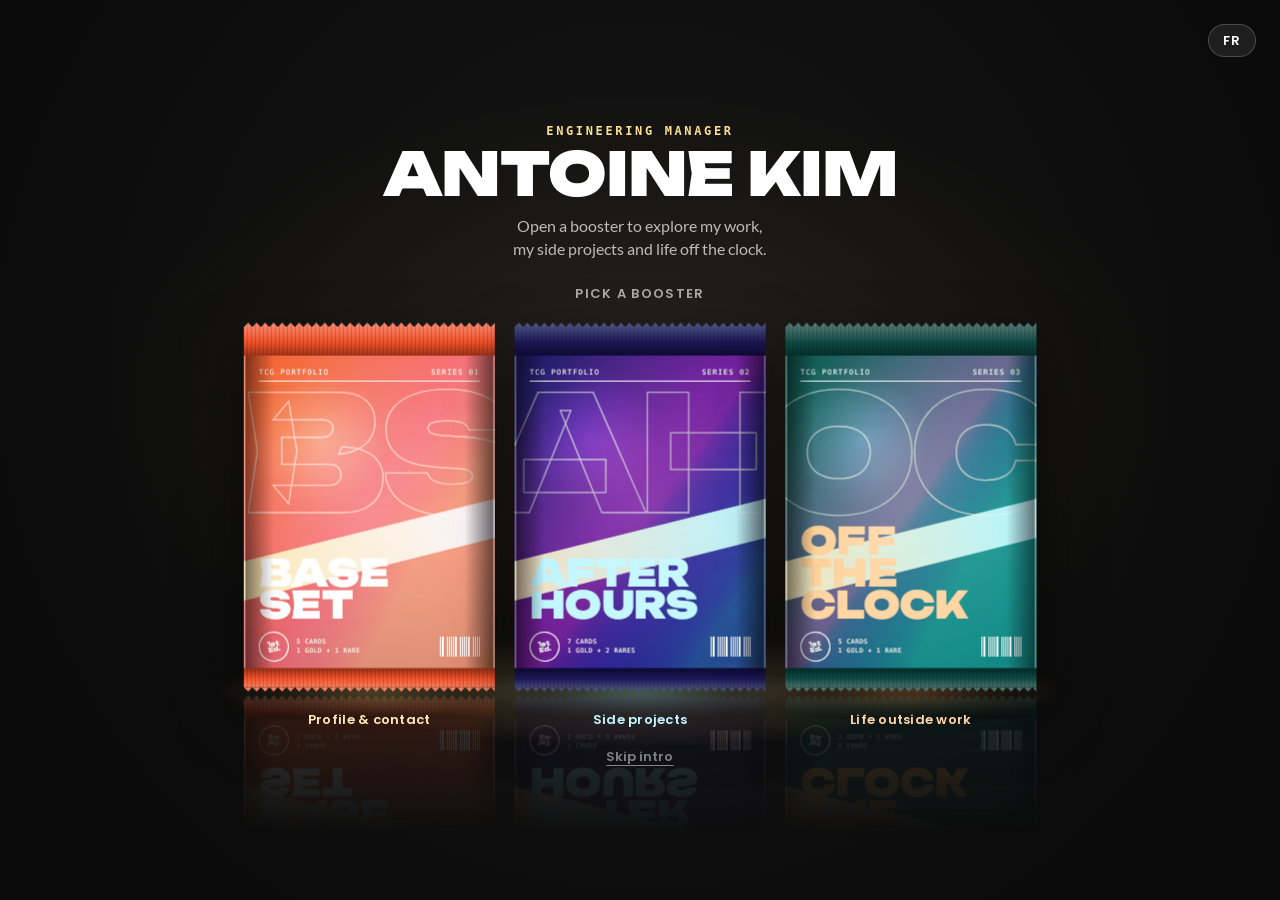
<file: index.html>
<!DOCTYPE html>
<html lang="en">
    <head>
        <meta charset="UTF-8" />
        <meta name="viewport" content="width=device-width, initial-scale=1.0" />
        <title>Antoine Kim - Engineering Manager</title>

        <!-- Before any stylesheet, so the first paint already shows the right loader, in the
             right language.
             Language: ?lang= in the address, else the visitor's choice (key mirrored in
             LANG_KEY, i18n.js), else the browser's.
             Loader: the boosters show until one has ever been opened (key mirrored in
             CONFIG.BOOSTER_KEY), and never for reduced motion or a link to a specific card.
             Preloads: the picture of the card the deck will open on, only when it is the
             first card of CONFIG.SETS (keep in sync), and the packs' font with the boosters. -->
        <script>
            (function () {
                var root = document.documentElement;
                var store = {};
                try {
                    store.lang = localStorage.getItem("tcg-lang");
                    store.opened = localStorage.getItem("tcg-booster-opened") || "";
                } catch (e) {
                    store.opened = "";
                }

                var asked = new URLSearchParams(window.location.search).get("lang");
                var browser = (navigator.languages || [navigator.language || ""])[0] || "";
                var lang = asked || store.lang || (/^fr\b/i.test(browser) ? "fr" : "en");
                root.lang = lang === "fr" ? "fr" : "en";

                var calm = window.matchMedia("(prefers-reduced-motion: reduce)").matches;
                var deepLink = window.location.hash.length > 1;
                var booster = !store.opened && !calm && !deepLink;
                root.dataset.intro = booster ? "booster" : "skeleton";

                function preload(href, as, type) {
                    var link = document.createElement("link");
                    link.rel = "preload";
                    link.as = as;
                    link.href = href;
                    link.type = type;
                    if (as === "font") link.crossOrigin = "anonymous";
                    // The front card's picture is the LCP element.
                    if (as === "image") link.fetchPriority = "high";
                    document.head.appendChild(link);
                }
                // The deck opens on the first card of the first set opened, in config order; with
                // none opened (reduced motion), on the first set's.
                var opened = store.opened.split(",");
                if (!booster && !deepLink && (!store.opened || opened.indexOf("base") >= 0)) {
                    preload("public/img/ak.avif", "image", "image/avif");
                }
                if (booster) preload("public/fonts/unbounded.woff2", "font", "font/woff2");
            })();
        </script>

        <meta
            name="description"
            content="Antoine Kim — Engineering Manager. An interactive trading-card style portfolio showcasing technical leadership, full-stack and DevOps expertise."
        />
        <link rel="canonical" href="https://antoine.kim/" />

        <!-- Open Graph. Scrapers (LinkedIn, Slack, X) only accept absolute URLs.
             The image is generated from tools/og-image.html, see the README. -->
        <meta property="og:type" content="website" />
        <meta property="og:url" content="https://antoine.kim/" />
        <meta property="og:title" content="Antoine Kim - Engineering Manager" />
        <meta
            property="og:description"
            content="An interactive trading-card style developer portfolio."
        />
        <meta property="og:image" content="https://antoine.kim/public/img/og-image.jpg" />
        <meta property="og:image:width" content="1200" />
        <meta property="og:image:height" content="630" />
        <meta
            property="og:image:alt"
            content="Antoine Kim's profile as a holographic trading card"
        />

        <!-- Twitter -->
        <meta name="twitter:card" content="summary_large_image" />
        <meta name="twitter:title" content="Antoine Kim - Engineering Manager" />
        <meta
            name="twitter:description"
            content="An interactive trading-card style developer portfolio."
        />
        <meta name="twitter:image" content="https://antoine.kim/public/img/og-image.jpg" />

        <link rel="icon" href="public/img/favicon/favicon.ico" sizes="48x48" />
        <link
            rel="icon"
            href="public/img/favicon/favicon.svg"
            type="image/svg+xml"
        />
        <link
            rel="icon"
            href="public/img/favicon/favicon-32x32.png"
            type="image/png"
            sizes="32x32"
        />
        <link
            rel="icon"
            href="public/img/favicon/favicon-16x16.png"
            type="image/png"
            sizes="16x16"
        />
        <link
            rel="apple-touch-icon"
            href="public/img/favicon/apple-touch-icon.png"
        />
        <link rel="manifest" href="public/img/favicon/site.webmanifest" />

        <!-- Self-hosted fonts (fonts.css). The card titles and buttons are in Poppins 700. -->
        <link
            rel="preload"
            as="font"
            type="font/woff2"
            href="public/fonts/poppins-700.woff2"
            crossorigin
        />

        <!-- Separate links, not @import: an import chain downloads strictly one file after another. -->
        <link rel="stylesheet" href="public/css/modules/fonts.css" />
        <link rel="stylesheet" href="public/css/modules/base.css" />
        <link rel="stylesheet" href="public/css/modules/effects.css" />
        <link rel="stylesheet" href="public/css/modules/binder.css" />
        <link rel="stylesheet" href="public/css/modules/responsive.css" />

        <!-- The whole module graph, fetched at once: otherwise each module is only found once
             the one importing it has arrived, four round trips deep. Keep in sync with the
             imports. The card styles are fetched by tcg-card.js (crossorigin: fetch() sends
             same-origin requests in cors mode). -->
        <link rel="modulepreload" href="public/js/main.js" />
        <link rel="modulepreload" href="public/js/config.js" />
        <link rel="modulepreload" href="public/js/i18n.js" />
        <link rel="modulepreload" href="public/js/locales/en.js" />
        <link rel="modulepreload" href="public/js/locales/fr.js" />
        <link rel="modulepreload" href="public/js/components/tcg-card.js" />
        <link rel="modulepreload" href="public/js/modules/binder-view.js" />
        <link rel="modulepreload" href="public/js/modules/booster-fx.js" />
        <link rel="modulepreload" href="public/js/modules/booster-intro.js" />
        <link rel="modulepreload" href="public/js/modules/booster-pack.js" />
        <link rel="modulepreload" href="public/js/modules/card-drag.js" />
        <link rel="modulepreload" href="public/js/modules/card-renderer.js" />
        <link rel="modulepreload" href="public/js/modules/collection-drawer.js" />
        <link rel="modulepreload" href="public/js/modules/collection.js" />
        <link rel="modulepreload" href="public/js/modules/deck-manager.js" />
        <link rel="modulepreload" href="public/js/modules/deck-nav.js" />
        <link rel="modulepreload" href="public/js/modules/deep-link.js" />
        <link rel="modulepreload" href="public/js/modules/gesture-hint.js" />
        <link rel="modulepreload" href="public/js/modules/icons.js" />
        <link rel="modulepreload" href="public/js/modules/interactions.js" />
        <link rel="modulepreload" href="public/js/modules/seen-tracker.js" />
        <link rel="modulepreload" href="public/js/modules/simplex-noise.js" />
        <link rel="modulepreload" href="public/js/modules/swirl-background.js" />
        <link rel="modulepreload" href="public/js/modules/utils.js" />
        <link
            rel="preload"
            as="fetch"
            href="public/css/components/tcg-card.css"
            crossorigin
        />

        <!-- Critical inline styles so the loader shows instantly,
             before stylesheets/fonts finish downloading. -->
        <style>
            #app-loader {
                position: fixed;
                inset: 0;
                z-index: 9999;
                display: flex;
                align-items: center;
                justify-content: center;
                isolation: isolate;
                /* Visible at once when it comes back (a booster opened later): still hidden
                   for the length of a fade, it could not take focus. */
                transition: opacity 0.5s ease, visibility 0s;
            }
            /* The backdrop lives apart from the loader so it can clear while the booster
               pack is still on screen. */
            #app-loader::before {
                content: "";
                position: absolute;
                inset: 0;
                z-index: -1;
                background: radial-gradient(
                    circle at 50% 40%,
                    #161616 0%,
                    #0b0b0b 80%
                );
                transition: opacity 0.45s ease;
            }
            #app-loader.is-hidden {
                opacity: 0;
                visibility: hidden;
                pointer-events: none;
                transition: opacity 0.5s ease, visibility 0.5s ease;
            }

            /* Skeleton card mimics the real card layout, at the very size and place of the deck:
               keep in sync with --card-height and .deck-container (base.css, responsive.css). */
            .skeleton-card {
                position: relative;
                height: min(600px, 80vh, calc(100dvh - 224px));
                margin-bottom: 72px;
                aspect-ratio: 0.718;
                border-radius: 24px;
                padding: 16px;
                display: flex;
                flex-direction: column;
                gap: 14px;
                background: #141414;
                border: 1px solid rgba(255, 255, 255, 0.06);
                box-shadow: 0 15px 45px rgba(0, 0, 0, 0.6);
                overflow: hidden;
                animation: skeleton-float 3s ease-in-out infinite;
            }

            /* Subtle gradient border sweep */
            .skeleton-card::after {
                content: "";
                position: absolute;
                inset: 0;
                border-radius: 24px;
                padding: 1px;
                background: linear-gradient(
                    135deg,
                    rgba(255, 255, 255, 0.18),
                    rgba(255, 255, 255, 0.05),
                    rgba(255, 255, 255, 0.18),
                    rgba(255, 255, 255, 0.05)
                );
                background-size: 300% 300%;
                -webkit-mask: linear-gradient(#000 0 0) content-box,
                    linear-gradient(#000 0 0);
                -webkit-mask-composite: xor;
                mask: linear-gradient(#000 0 0) content-box,
                    linear-gradient(#000 0 0);
                mask-composite: exclude;
                animation: skeleton-border 8s ease-in-out infinite;
                pointer-events: none;
            }

            .sk {
                position: relative;
                border-radius: 8px;
                background: #1f1f1f;
                overflow: hidden;
            }
            /* Shimmer sweep over every block */
            .sk::before {
                content: "";
                position: absolute;
                inset: 0;
                transform: translateX(-100%);
                background: linear-gradient(
                    90deg,
                    transparent,
                    rgba(255, 255, 255, 0.08) 40%,
                    rgba(255, 255, 255, 0.14) 50%,
                    rgba(255, 255, 255, 0.08) 60%,
                    transparent
                );
                animation: skeleton-shimmer 1.4s infinite;
            }

            .sk-header {
                display: flex;
                justify-content: space-between;
                align-items: flex-start;
                gap: 12px;
            }
            .sk-title-group {
                display: flex;
                flex-direction: column;
                gap: 8px;
                flex: 1;
            }
            .sk-line {
                height: 12px;
            }
            .sk-line.lg {
                height: 20px;
                width: 70%;
            }
            .sk-line.sm {
                height: 10px;
                width: 40%;
            }
            .sk-hp {
                width: 54px;
                height: 30px;
                border-radius: 6px;
            }
            .sk-image {
                flex: 1;
                border-radius: 10px;
            }
            .sk-row {
                display: flex;
                flex-direction: column;
                gap: 8px;
            }
            .sk-footer {
                display: flex;
                gap: 10px;
                margin-top: auto;
            }
            .sk-dot {
                width: 24px;
                height: 24px;
                border-radius: 50%;
            }

            @keyframes skeleton-shimmer {
                100% {
                    transform: translateX(100%);
                }
            }
            @keyframes skeleton-border {
                0%,
                100% {
                    background-position: 0% 50%;
                }
                50% {
                    background-position: 100% 50%;
                }
            }
            @keyframes skeleton-float {
                0%,
                100% {
                    transform: translateY(0);
                }
                50% {
                    transform: translateY(-8px);
                }
            }

            @media (max-width: 600px) {
                .skeleton-card {
                    height: min(550px, calc(100dvh - 190px), calc((100vw - 24px) / 0.718));
                    margin-bottom: 70px;
                }
            }

            @media (prefers-reduced-motion: reduce) {
                .skeleton-card,
                .skeleton-card::after,
                .sk::before {
                    animation: none;
                }
            }

            /* ---------- Booster packs (first visit of the session) ---------- */
            html[data-intro="booster"] .skeleton-card,
            html:not([data-intro="booster"]) .booster {
                display: none;
            }
            /* A stroke may start anywhere on the overlay, so nothing in it scrolls or zooms. */
            html[data-intro="booster"] #app-loader {
                touch-action: none;
            }
            /* A sealed pack opened later (booster-intro.js): the deck shows through. */
            #app-loader.is-reopen::before {
                background: rgba(6, 6, 10, 0.82);
                backdrop-filter: blur(6px);
                -webkit-backdrop-filter: blur(6px);
            }
            /* On a phone, a full-screen blur is redone on every frame something moves above
               it: a darker veil instead. */
            @media (max-width: 600px) {
                #app-loader.is-reopen::before {
                    background: rgba(6, 6, 10, 0.9);
                    backdrop-filter: none;
                    -webkit-backdrop-filter: none;
                }
            }
            /* Hidden between two openings: the idle loops stop. */
            #app-loader.is-hidden .pack-bob,
            #app-loader.is-hidden .pack,
            #app-loader.is-hidden .booster-hint,
            #app-loader.is-hidden .pack-ghost::before {
                animation: none;
            }

            /* Light position over the foil. Registered so the idle sheen can animate it;
               booster-intro.js writes it from the pointer instead while hovering. */
            @property --px {
                syntax: "<percentage>";
                inherits: true;
                initial-value: 30%;
            }
            @property --py {
                syntax: "<percentage>";
                inherits: true;
                initial-value: 25%;
            }

            /* Each pack takes its colours from its set (CONFIG.SETS[].booster), written inline
               by booster-pack.js: --flat (wrapper), --hi (accents), --glow, --name. */
            [data-pack] {
                --strip: linear-gradient(
                    180deg,
                    color-mix(in oklab, var(--flat) 70%, #fff),
                    var(--flat) 55%,
                    color-mix(in oklab, var(--flat) 70%, #000)
                );
            }

            .booster {
                /* The pack being cut. While picking, the packs are laid out on a grid of
                   --cols by --rows (written by booster-intro.js), each small enough to fit,
                   with room under each one for its tagline (--row-gap). On a narrow screen
                   they are a carousel instead, the middle pack --car-w wide. On the first
                   visit the title above takes --hero-room of the height. */
                --cols: 2;
                --rows: 1;
                --row-gap: 56px;
                --hero-room: 0px;
                --pack-w: min(
                    380px,
                    calc((100dvh - 170px) * 0.68),
                    calc(100vw - 48px)
                );
                --pick-w: min(
                    calc(var(--pack-w) * 0.66),
                    calc((100vw - 32px - (var(--cols) - 1) * 20px) / var(--cols)),
                    calc((100dvh - 230px - var(--hero-room) - (var(--rows) - 1) * var(--row-gap)) / var(--rows) * 0.68)
                );
                --car-w: min(calc(100vw - 140px), calc((100dvh - 280px - var(--hero-room)) * 0.68), 280px);
                display: flex;
                flex-direction: column;
                align-items: center;
                gap: 18px;
                color: #fff;
                font-family: "Poppins", system-ui, sans-serif;
            }

            .booster-hint {
                margin: 0;
                font-size: 15px;
                font-weight: 600;
                letter-spacing: 0.04em;
                text-align: center;
                color: rgba(255, 255, 255, 0.85);
                /* 0.3s intervals: steps(6) is the 50ms grid of the idle loops (pack-float). */
                animation: hint-pulse 2.4s steps(6) infinite;
            }

            /* ---------- The lobby, first visit: who this is, a light on the packs ---------- */
            /* The title: the role, the name, what to do. Only while picking on a first visit:
               once a pack is picked it grows into the room, and a pack opened later from the
               dock has the deck behind it already. */
            .booster-hero {
                display: none;
                flex-direction: column;
                align-items: center;
                gap: 8px;
                text-align: center;
            }
            #app-loader:not(.is-reopen) .booster[data-phase="pick"] {
                --hero-room: 170px;
            }
            #app-loader:not(.is-reopen) .booster[data-phase="pick"] .booster-hero {
                display: flex;
            }
            .booster-role {
                margin: 0;
                font: 600 12px/1 ui-monospace, "SFMono-Regular", Consolas, monospace;
                letter-spacing: 0.22em;
                text-transform: uppercase;
                color: color-mix(in srgb, var(--light) 85%, #fff);
                transition: --light 0.6s ease;
            }
            .booster-name {
                margin: 0;
                font: 900 clamp(34px, 5vw, 60px) / 0.95 "Unbounded", "Poppins", system-ui, sans-serif;
                letter-spacing: -0.02em;
                text-transform: uppercase;
                text-wrap: balance;
            }
            .booster-lede {
                margin: 4px 0 0;
                max-width: 46ch;
                padding-inline: 16px;
                text-wrap: balance;
                font: 400 16px/1.45 "Lato", system-ui, sans-serif;
                color: rgba(255, 255, 255, 0.7);
            }
            /* Under the title, the hint becomes a small caption. */
            #app-loader:not(.is-reopen) .booster[data-phase="pick"] .booster-hint {
                margin-top: 6px;
                font-size: 13px;
                letter-spacing: 0.1em;
                text-transform: uppercase;
                color: rgba(255, 255, 255, 0.62);
            }
            @media (max-width: 600px) {
                #app-loader:not(.is-reopen) .booster[data-phase="pick"] {
                    --hero-room: 130px;
                }
                .booster-role {
                    font-size: 10px;
                }
                .booster-lede {
                    font-size: 14px;
                }
            }

            /* The other language, before anything else is on screen (i18n.js). */
            .booster-lang {
                position: absolute;
                top: max(24px, env(safe-area-inset-top));
                right: max(24px, env(safe-area-inset-right));
                padding: 9px 14px;
                border-radius: 99px;
                border: 1px solid rgba(255, 255, 255, 0.2);
                background: rgba(255, 255, 255, 0.08);
                color: #fff;
                font: 600 13px/1 "Poppins", system-ui, sans-serif;
                letter-spacing: 0.06em;
                cursor: pointer;
            }
            .booster-lang:focus-visible {
                outline: 2px solid #fff;
                outline-offset: 2px;
            }
            #app-loader.is-reopen .booster-lang,
            #app-loader:not([data-phase="pick"]) .booster-lang,
            html:not([data-intro="booster"]) .booster-lang {
                display: none;
            }
            @media (max-width: 600px) {
                .booster-lang {
                    top: max(12px, env(safe-area-inset-top));
                    right: max(12px, env(safe-area-inset-right));
                }
            }

            /* A spotlight on the packs: a beam from above and a pool of light on the floor
               (--floor, the bottom of the packs, written by booster-intro.js), in the colour of
               the pack hovered or in the middle of the carousel (--light). It is written on
               the two elements lit by it (booster-intro.js), and fades on each: inherited from
               the loader, every frame of the fade would restyle the whole lobby. */
            @property --light {
                syntax: "<color>";
                inherits: false;
                initial-value: #ffd77a;
            }
            .booster-light {
                position: absolute;
                inset: 0;
                z-index: -1;
                pointer-events: none;
                background: radial-gradient(
                        ellipse 34% 9% at 50% var(--floor, 72%),
                        color-mix(in srgb, var(--light) 32%, transparent),
                        transparent 70%
                    ),
                    conic-gradient(
                        from 180deg at 50% -8%,
                        transparent 164deg,
                        color-mix(in srgb, var(--light) 17%, transparent) 172deg,
                        color-mix(in srgb, var(--light) 27%, transparent) 180deg,
                        color-mix(in srgb, var(--light) 17%, transparent) 188deg,
                        transparent 196deg
                    ),
                    radial-gradient(
                        ellipse 60% 50% at 50% 45%,
                        color-mix(in srgb, var(--light) 7%, transparent),
                        transparent 70%
                    );
                transition: opacity 0.5s ease, --light 0.6s ease;
            }
            /* The reveal has its own lights. */
            #app-loader:is([data-phase="reveal"], .is-cut) .booster-light {
                opacity: 0.35;
            }
            html:not([data-intro="booster"]) .booster-light {
                display: none;
            }
            @media (max-width: 600px) {
                .booster-light {
                    background: radial-gradient(
                            ellipse 70% 8% at 50% var(--floor, 72%),
                            color-mix(in srgb, var(--light) 34%, transparent),
                            transparent 70%
                        ),
                        conic-gradient(
                            from 180deg at 50% -6%,
                            transparent 150deg,
                            color-mix(in srgb, var(--light) 17%, transparent) 166deg,
                            color-mix(in srgb, var(--light) 27%, transparent) 180deg,
                            color-mix(in srgb, var(--light) 17%, transparent) 194deg,
                            transparent 210deg
                        ),
                        radial-gradient(
                            ellipse 90% 45% at 50% 48%,
                            color-mix(in srgb, var(--light) 8%, transparent),
                            transparent 70%
                        );
                }
            }

            /* Each pack stands on a pool of its own colour, its reflection on the floor below.
               The reflection only while picking: a picked pack grows, and its halves fly off. */
            .pack-glow,
            .pack-mirror {
                position: absolute;
                pointer-events: none;
                display: none;
            }
            .booster:is([data-phase="pick"], [data-phase="focus"]) .pack-glow,
            .booster[data-phase="pick"] .pack-mirror {
                display: block;
            }
            .pack-glow {
                left: -12%;
                right: -12%;
                top: 92%;
                height: 16%;
                border-radius: 50%;
                background: radial-gradient(
                    closest-side,
                    color-mix(in srgb, var(--hi) 50%, transparent),
                    color-mix(in srgb, var(--hi) 12%, transparent) 60%,
                    transparent
                );
                filter: blur(4px);
            }
            .pack-mirror {
                left: 0;
                right: 0;
                top: calc(100% + 4px);
                height: 100%;
                transform: scaleY(-1);
                opacity: 0.22;
                -webkit-mask: linear-gradient(to bottom, transparent 62%, #000 100%);
                mask: linear-gradient(to bottom, transparent 62%, #000 100%);
            }
            /* A still copy: no idle sheen, no shadow, no blended foil to repaint. */
            .pack-mirror .pack {
                animation: none;
                filter: none;
                cursor: default;
            }
            .pack-mirror .pack-foil,
            .pack-mirror .pack-glare {
                display: none;
            }

            .booster-stage {
                position: relative;
                width: var(--pack-w);
                aspect-ratio: 0.68;
            }
            /* While picking, as big as the grid of packs, so it never runs over the hint, and
               the last row's taglines never run over the skip link. */
            .booster[data-phase="pick"] .booster-stage {
                width: calc(var(--cols) * (var(--pick-w) + 20px) - 20px);
                height: calc(var(--rows) * (var(--pick-w) / 0.68 + var(--row-gap)) - var(--row-gap));
                margin-bottom: 30px;
                aspect-ratio: auto;
            }
            .booster[data-phase="pick"][data-layout="carousel"] .booster-stage {
                width: 100vw;
                height: calc(var(--car-w) / 0.68);
            }

            .pack-slot {
                --w: var(--pick-w);
                --dx: 0px;
                --dy: 0px;
                --r: 0deg;
                position: absolute;
                left: 50%;
                top: 50%;
                width: var(--w);
                aspect-ratio: 0.68;
                transform: translate(calc(-50% + var(--dx)), calc(-50% + var(--dy)))
                    rotate(var(--r));
                /* Visibility waits for the fade only when a pack goes (--slot-hide): one that
                   comes back is visible at once, or it could not take focus. No transition
                   on width: the picked pack grows by its scale instead (booster-intro.js). */
                --slot-hide: 0s;
                transition: transform 0.6s cubic-bezier(0.3, 1.2, 0.45, 1),
                    scale 0.45s cubic-bezier(0.3, 1.2, 0.45, 1), opacity 0.35s ease,
                    visibility var(--slot-hide);
            }
            /* Picking: --col and --row place each pack on the grid (booster-intro.js), upright:
               each stands on its pool of light, over its reflection. */
            .booster[data-phase="pick"] .pack-slot {
                --dx: calc((var(--col, 0) - (var(--cols) - 1) / 2) * (var(--pick-w) + 20px));
                --dy: calc((var(--row, 0) - (var(--rows) - 1) / 2) * (var(--pick-w) / 0.68 + var(--row-gap)));
                --r: 0deg;
            }
            /* The carousel: --off is each pack's distance from the middle one
               (booster-intro.js), the neighbours smaller and dimmer, peeking from the sides. */
            .booster[data-phase="pick"][data-layout="carousel"] .pack-slot {
                --w: var(--car-w);
                --dx: calc(var(--off, 0) * (var(--car-w) * 0.9 + 12px));
                --dy: 0px;
                --r: 0deg;
                scale: 0.8;
                opacity: 0.55;
            }
            .booster[data-phase="pick"][data-layout="carousel"] .pack-slot.is-centre {
                z-index: 1;
                scale: 1;
                opacity: 1;
            }
            .booster[data-phase="pick"][data-layout="carousel"] .pack-slot.is-far {
                --slot-hide: 0.35s;
                opacity: 0;
                visibility: hidden;
            }

            /* What the pack holds, under it while picking. */
            .pack-tagline {
                position: absolute;
                left: 50%;
                top: calc(100% + 20px);
                translate: -50% 0;
                white-space: nowrap;
                font: 600 13px/1.2 "Poppins", system-ui, sans-serif;
                letter-spacing: 0.02em;
                color: color-mix(in oklab, var(--hi) 55%, #fff);
                opacity: 0;
                transition: opacity 0.3s ease;
                pointer-events: none;
            }
            .booster[data-phase="pick"] .pack-tagline {
                opacity: 1;
            }
            .booster[data-phase="pick"][data-layout="carousel"] .pack-slot:not(.is-centre) .pack-tagline {
                opacity: 0;
            }

            /* A set added since the visitor's last visit (collection.js). */
            .new-ribbon {
                position: absolute;
                z-index: 2;
                padding: 5px 9px;
                border-radius: 99px;
                background: #ffcf6b;
                color: #24170a;
                font: 700 11px/1 "Poppins", system-ui, sans-serif;
                letter-spacing: 0.04em;
                text-transform: uppercase;
                box-shadow: 0 4px 12px rgba(0, 0, 0, 0.4);
                pointer-events: none;
            }
            .pack-bob > .new-ribbon {
                top: 2%;
                right: -4%;
                rotate: 8deg;
                display: none;
            }
            .booster[data-phase="pick"] .pack-slot.is-new .new-ribbon {
                display: block;
            }
            .pack-slot[hidden] {
                display: none;
            }
            .pack-slot.is-target {
                --w: var(--pack-w);
            }
            .booster[data-phase="focus"] .pack-slot:not(.is-target),
            .booster[data-phase="reveal"] .pack-slot:not(.is-target) {
                --slot-hide: 0.35s;
                opacity: 0;
                visibility: hidden;
                transform: translate(-50%, -50%) scale(0.5);
            }

            .pack-bob {
                position: absolute;
                inset: 0;
                /* 0.3s intervals: steps(6) is the 50ms grid of the idle loops (pack-float). */
                animation: pack-float 3.6s steps(6) infinite;
            }
            .pack-slot:nth-child(even) .pack-bob {
                animation-delay: -1.8s;
            }

            .pack {
                position: absolute;
                inset: 0;
                padding: 0;
                border: 0;
                background: none;
                color: #fff;
                font: inherit;
                text-align: left;
                cursor: pointer;
                container-type: inline-size;
                user-select: none;
                -webkit-user-select: none;
                -webkit-tap-highlight-color: transparent;
                --rx: 0deg;
                --ry: 0deg;
                transform: perspective(1400px) rotateX(var(--rx)) rotateY(var(--ry));
                transition: transform 0.25s ease-out;
                /* Follows the serrated outline, unlike box-shadow. */
                filter: drop-shadow(0 26px 30px rgba(0, 0, 0, 0.55));
                /* 0.7s intervals: steps(14) is the 50ms grid of the idle loops (pack-float). */
                animation: pack-sheen 7s steps(14) infinite alternate;
            }
            .pack.is-tracking,
            .pack-half {
                animation: none;
            }
            .pack-half {
                pointer-events: none;
            }
            .booster[data-phase="focus"] .pack {
                cursor: crosshair;
            }
            .pack:focus {
                outline: none;
            }
            .pack:focus-visible {
                outline: 2px solid #fff;
                outline-offset: 10px;
            }

            /* Heat-sealed strip along the top, serrated. */
            .pack-strip {
                position: absolute;
                left: 0;
                right: 0;
                top: 0;
                height: 9.6%;
                background: repeating-linear-gradient(
                        90deg,
                        transparent 0 3px,
                        rgba(0, 0, 0, 0.16) 3px 4px
                    ),
                    var(--strip);
                -webkit-mask: conic-gradient(from 135deg at 50% 0, #000 90deg, #0000 0) 0 0 /
                        3.4cqw 1.7cqw repeat-x,
                    linear-gradient(#000 0 0) 0 1.7cqw / 100% 100% no-repeat;
                mask: conic-gradient(from 135deg at 50% 0, #000 90deg, #0000 0) 0 0 / 3.4cqw
                        1.7cqw repeat-x,
                    linear-gradient(#000 0 0) 0 1.7cqw / 100% 100% no-repeat;
            }

            .pack-body {
                position: absolute;
                left: 0;
                right: 0;
                top: 9%;
                bottom: 0;
                overflow: hidden;
                background: linear-gradient(180deg, transparent 55%, rgba(0, 0, 0, 0.22)),
                    var(--flat);
                /* Serrated bottom edge. */
                -webkit-mask: conic-gradient(from -45deg at 50% 100%, #000 90deg, #0000 0) 0
                        100% / 3.4cqw 1.7cqw repeat-x,
                    linear-gradient(#000 0 0) 0 0 / 100% calc(100% - 1.7cqw) no-repeat;
                mask: conic-gradient(from -45deg at 50% 100%, #000 90deg, #0000 0) 0 100% /
                        3.4cqw 1.7cqw repeat-x,
                    linear-gradient(#000 0 0) 0 0 / 100% calc(100% - 1.7cqw) no-repeat;
            }

            .pack-art {
                position: absolute;
                inset: 0;
                display: flex;
                flex-direction: column;
                justify-content: space-between;
                padding: 5cqw 6cqw 12cqw;
            }
            /* Set code, huge and outlined, bleeding off the edge. */
            .pack-code {
                position: absolute;
                right: -7cqw;
                top: 13cqw;
                font: 900 64cqw/0.8 "Unbounded", "Poppins", system-ui, sans-serif;
                letter-spacing: -0.05em;
                color: transparent;
                -webkit-text-stroke: 0.5cqw rgba(255, 255, 255, 0.42);
            }
            /* Holographic band, its colours sliding with the light. */
            .pack-band {
                position: absolute;
                left: -30%;
                right: -30%;
                top: 52%;
                height: 15cqw;
                rotate: -14deg;
                background: linear-gradient(90deg, #ff6ad5, #ffd36b, #7cf5ff, #a98bff, #ff6ad5)
                    var(--px) 0 / 220% 100%;
                opacity: 0.92;
                mix-blend-mode: screen;
            }
            .pack-head {
                position: relative;
                display: flex;
                justify-content: space-between;
                padding-bottom: 2cqw;
                border-bottom: 0.5cqw solid currentColor;
                font: 500 2.9cqw/1 ui-monospace, "SFMono-Regular", Consolas, monospace;
                letter-spacing: 0.14em;
                text-transform: uppercase;
            }
            .pack-name {
                position: relative;
                margin-top: auto;
                font: 900 15cqw/0.86 "Unbounded", "Poppins", system-ui, sans-serif;
                letter-spacing: -0.02em;
                text-transform: uppercase;
                color: var(--name, #fff);
            }
            .pack-foot {
                position: relative;
                display: flex;
                align-items: center;
                gap: 3cqw;
                margin-top: 4cqw;
            }
            .pack-stamp {
                flex: none;
                width: 12cqw;
                aspect-ratio: 1;
                display: grid;
                place-items: center;
                border: 0.5cqw solid;
                border-radius: 50%;
                rotate: -12deg;
                text-align: center;
                font: 700 2.5cqw/1 "Unbounded", "Poppins", system-ui, sans-serif;
            }
            .pack-info {
                flex: 1;
                font: 500 2.5cqw/1.35 ui-monospace, "SFMono-Regular", Consolas, monospace;
                letter-spacing: 0.08em;
                text-transform: uppercase;
            }
            .pack-bar {
                flex: none;
                width: 16cqw;
                height: 8cqw;
                background: repeating-linear-gradient(
                    90deg,
                    currentColor 0 0.4cqw,
                    transparent 0.4cqw 0.8cqw,
                    currentColor 0.8cqw 1.4cqw,
                    transparent 1.4cqw 1.8cqw,
                    currentColor 1.8cqw 2cqw,
                    transparent 2cqw 2.6cqw
                );
            }

            .pack-layer {
                position: absolute;
                inset: 0;
                pointer-events: none;
            }
            /* Crinkled foil: embossed noise lit from the top left. */
            .pack-wrinkles {
                background: url("data:image/svg+xml,%3Csvg xmlns='http://www.w3.org/2000/svg' viewBox='0 0 300 440' preserveAspectRatio='none'%3E%3Cfilter id='w'%3E%3CfeTurbulence type='fractalNoise' baseFrequency='0.006 0.02' numOctaves='3' seed='7'/%3E%3CfeDiffuseLighting lighting-color='%23fff' surfaceScale='4'%3E%3CfeDistantLight azimuth='225' elevation='50'/%3E%3C/feDiffuseLighting%3E%3C/filter%3E%3Crect width='100%25' height='100%25' filter='url(%23w)'/%3E%3C/svg%3E")
                    0 0 / 100% 100%;
                mix-blend-mode: overlay;
                opacity: 0.22;
            }
            /* Holographic foil. Its position stays within 0-100%, so the gradient never
               runs out and no seam can show. */
            .pack-foil {
                background: linear-gradient(
                        125deg,
                        transparent 20%,
                        rgba(255, 80, 200, 0.36) 34%,
                        rgba(80, 220, 255, 0.36) 48%,
                        rgba(255, 230, 120, 0.32) 60%,
                        transparent 76%
                    )
                    var(--px) var(--py) / 260% 260%;
                mix-blend-mode: color-dodge;
            }
            /* The wrapper puffs out in the middle and folds over at the sides. */
            .pack-shade {
                background: linear-gradient(
                        90deg,
                        rgba(255, 255, 255, 0.28) 0 1px,
                        rgba(0, 0, 0, 0.5) 2px,
                        transparent 12%,
                        transparent 88%,
                        rgba(0, 0, 0, 0.5) calc(100% - 2px),
                        rgba(255, 255, 255, 0.28) calc(100% - 1px)
                    ),
                    radial-gradient(ellipse 70% 55% at 50% 45%, rgba(255, 255, 255, 0.1), transparent);
            }
            .pack-glare {
                background: radial-gradient(
                    circle at var(--px) var(--py),
                    rgba(255, 255, 255, 0.5),
                    rgba(255, 255, 255, 0.1) 22%,
                    transparent 45%
                );
                mix-blend-mode: overlay;
            }
            .pack-crimp {
                top: auto;
                height: 7%;
                background: repeating-linear-gradient(
                        90deg,
                        transparent 0 3px,
                        rgba(0, 0, 0, 0.16) 3px 4px
                    ),
                    var(--strip);
                transform: scaleY(-1);
            }

            /* Shows how to open the pack: a slash of light sweeping across it. */
            .pack-ghost {
                display: none;
                position: absolute;
                inset: 9% 0 0;
                overflow: hidden;
                pointer-events: none;
            }
            .booster[data-phase="focus"] .is-target .pack-ghost {
                display: block;
            }
            .pack-ghost::before {
                content: "";
                position: absolute;
                left: -30%;
                top: 34%;
                width: 160%;
                height: 3px;
                border-radius: 3px;
                background: linear-gradient(
                    90deg,
                    transparent,
                    rgba(255, 255, 255, 0.95) 45%,
                    rgba(143, 227, 255, 0.9) 55%,
                    transparent
                );
                box-shadow: 0 0 12px rgba(143, 227, 255, 0.9);
                rotate: -24deg;
                animation: ghost-slash 2.8s cubic-bezier(0.6, 0, 0.3, 1) infinite;
            }

            .booster-skip {
                padding: 8px 12px;
                border: 0;
                background: none;
                color: rgba(255, 255, 255, 0.55);
                font: 600 13px "Poppins", system-ui, sans-serif;
                text-decoration: underline;
                text-underline-offset: 4px;
                cursor: pointer;
            }
            .booster-skip:hover {
                color: #fff;
            }
            .booster-skip:focus-visible {
                outline: 2px solid #fff;
                outline-offset: 2px;
            }

            /* Cut: the hint and the skip link go. An animation, not a transition: the hint is
               already animated (pulse). */
            #app-loader.is-cut .booster-hint,
            #app-loader.is-cut .booster-skip {
                animation: fade-out 0.25s ease forwards;
            }

            /* The idle loops (float, sheen, hint) run at 20 frames a second, all on the same
               50ms grid: every frame repaints the packs and their blurred drop shadows, and
               these motions are too slow to look any smoother at 60 or 144. steps() counts
               per keyframe interval and drops the easing, so the easing is sampled into the
               keyframes instead (a cosine), each interval a multiple of 50ms. */
            @keyframes pack-float {
                8.333%,
                91.667% {
                    translate: 0 -0.67px;
                }
                16.667%,
                83.333% {
                    translate: 0 -2.5px;
                }
                25%,
                75% {
                    translate: 0 -5px;
                }
                33.333%,
                66.667% {
                    translate: 0 -7.5px;
                }
                41.667%,
                58.333% {
                    translate: 0 -9.33px;
                }
                50% {
                    translate: 0 -10px;
                }
            }
            @keyframes pack-sheen {
                from {
                    --px: 15%;
                    --py: 10%;
                }
                10% {
                    --px: 16.7%;
                    --py: 11.5%;
                }
                20% {
                    --px: 21.7%;
                    --py: 15.7%;
                }
                30% {
                    --px: 29.4%;
                    --py: 22.4%;
                }
                40% {
                    --px: 39.2%;
                    --py: 30.7%;
                }
                50% {
                    --px: 50%;
                    --py: 40%;
                }
                60% {
                    --px: 60.8%;
                    --py: 49.3%;
                }
                70% {
                    --px: 70.6%;
                    --py: 57.6%;
                }
                80% {
                    --px: 78.3%;
                    --py: 64.3%;
                }
                90% {
                    --px: 83.3%;
                    --py: 68.5%;
                }
                to {
                    --px: 85%;
                    --py: 70%;
                }
            }
            @keyframes ghost-slash {
                0% {
                    translate: -70% 0;
                    opacity: 0;
                }
                15% {
                    opacity: 1;
                }
                45%,
                100% {
                    translate: 70% 0;
                    opacity: 0;
                }
            }
            @keyframes fade-out {
                to {
                    opacity: 0;
                    visibility: hidden;
                }
            }
            @keyframes hint-pulse {
                12.5%,
                87.5% {
                    opacity: 0.934;
                }
                25%,
                75% {
                    opacity: 0.775;
                }
                37.5%,
                62.5% {
                    opacity: 0.616;
                }
                50% {
                    opacity: 0.55;
                }
            }

            @media (prefers-reduced-motion: reduce) {
                .pack-bob,
                .pack,
                .booster-hint,
                .pack-ghost::before {
                    animation: none;
                }
                .pack-slot {
                    transition: none;
                }
            }
        </style>
    </head>
    <body>
        <div id="app-loader">
            <!-- The lobby's spotlight, and the other language (booster-intro.js, i18n.js) -->
            <div class="booster-light" aria-hidden="true"></div>
            <button
                class="booster-lang"
                id="booster-lang"
                type="button"
                aria-label="Version française"
                data-i18n="lang.switch"
                data-i18n-label="lang.label"
            >
                FR
            </button>
            <div class="booster" data-phase="pick">
                <!-- Who this is, on a first visit, before anything is opened -->
                <header class="booster-hero">
                    <p class="booster-role" data-i18n="lobby.role">Engineering Manager</p>
                    <h1 class="booster-name">Antoine Kim</h1>
                    <p class="booster-lede" data-i18n="lobby.lede">
                        Open a booster to explore my work, my side projects and life off the clock.
                    </p>
                </header>
                <p class="booster-hint" id="booster-hint" aria-live="polite" data-i18n="booster.pick">Pick a booster</p>
                <!-- One pack per set of CONFIG.SETS, built by booster-intro.js. Their styles are
                     here, so they show the moment the module runs. -->
                <div class="booster-stage"></div>
                <button class="booster-skip" id="booster-skip" type="button" data-i18n="booster.skipIntro">
                    Skip intro
                </button>
            </div>

            <div class="skeleton-card" role="status" aria-label="Loading" data-i18n-label="loading">
                <div class="sk-header">
                    <div class="sk-title-group">
                        <div class="sk sk-line sm"></div>
                        <div class="sk sk-line lg"></div>
                    </div>
                    <div class="sk sk-hp"></div>
                </div>
                <div class="sk sk-image"></div>
                <div class="sk-row">
                    <div class="sk sk-line lg"></div>
                    <div class="sk sk-line"></div>
                    <div class="sk sk-line"></div>
                </div>
                <div class="sk-row">
                    <div class="sk sk-line lg"></div>
                    <div class="sk sk-line"></div>
                </div>
                <div class="sk-footer">
                    <div class="sk sk-dot"></div>
                    <div class="sk sk-dot"></div>
                    <div class="sk sk-dot"></div>
                    <div class="sk sk-dot"></div>
                    <div class="sk sk-dot"></div>
                    <div class="sk sk-dot"></div>
                </div>
            </div>
        </div>

        <!-- Safety net: never trap the user behind the loader if the
             module fails to load for any reason. Once main.js runs it owns the loader,
             and the booster legitimately waits for a tap. -->
        <script>
            window.addEventListener("load", function () {
                setTimeout(function () {
                    if (document.documentElement.dataset.app === "ready") return;
                    var l = document.getElementById("app-loader");
                    if (!l) return;
                    l.classList.add("is-hidden");
                    setTimeout(function () {
                        l.remove();
                    }, 600);
                }, 8000);
            });
        </script>

        <canvas id="canvas-background"></canvas>

        <div class="toolbar">
            <!-- Opens the collection drawer (collection-drawer.js) -->
            <button
                id="collection-btn"
                class="view-toggle-btn collection-btn"
                type="button"
                aria-haspopup="dialog"
                aria-controls="collection-drawer"
            >
                <i data-icon="table-cells-large"></i>
                <span class="toolbar-label" data-i18n="collection.title">Collection</span>
                <!-- The set the deck is narrowed to, by its code: on a phone, in place of its name -->
                <span class="toolbar-code" aria-hidden="true"></span>
                <b class="collection-badge" id="collection-badge" hidden></b>
            </button>
            <!-- Binder view only: the boosters still sealed, a click opens one (binder-view.js) -->
            <button id="binder-boosters" class="view-toggle-btn booster-btn" type="button" hidden>
                <span class="booster-btn-packs"></span>
                <span class="toolbar-label" data-i18n="collection.boosters">Boosters</span>
                <b class="collection-badge"></b>
            </button>
            <button
                id="view-toggle-btn"
                class="view-toggle-btn"
                type="button"
                aria-pressed="false"
                aria-controls="binder"
            >
                <i data-icon="book-open"></i>
                <span class="toolbar-label" data-i18n="view.binder">Binder</span>
            </button>
            <!-- The other language: the page reloads in it (i18n.js) -->
            <button
                id="lang-btn"
                class="view-toggle-btn lang-btn"
                type="button"
                aria-label="Version française"
                data-i18n="lang.switch"
                data-i18n-label="lang.label"
            >
                FR
            </button>
        </div>

        <dialog class="collection-drawer" id="collection-drawer" aria-labelledby="collection-title">
            <header class="collection-head">
                <div>
                    <h2 id="collection-title" data-i18n="collection.title">Collection</h2>
                    <p id="collection-summary"></p>
                </div>
                <button class="collection-close" type="button" aria-label="Close" data-i18n-label="collection.close">
                    <i data-icon="xmark"></i>
                </button>
            </header>
            <!-- What seeing every card leads to (collection-drawer.js) -->
            <p class="collection-goal" id="collection-goal"></p>
            <!-- One tile per set, built by collection-drawer.js -->
            <div class="collection-tiles" id="collection-tiles"></div>
            <!-- Back to square one: every booster sealed again. Asks before it does anything. -->
            <footer class="collection-foot">
                <button class="collection-reset" id="collection-reset" type="button" data-i18n="collection.reset">
                    Reset collection
                </button>
                <div class="collection-confirm" id="collection-confirm" role="alertdialog" aria-labelledby="collection-confirm-text" hidden>
                    <p id="collection-confirm-text" data-i18n="collection.resetAsk">Seal every booster again and start over?</p>
                    <div>
                        <button type="button" data-reset="cancel" data-i18n="collection.cancel">Cancel</button>
                        <button type="button" data-reset="confirm" class="is-danger" data-i18n="collection.confirm">Reset</button>
                    </div>
                </div>
            </footer>
        </dialog>

        <div class="deck-container" id="deck">
            <!-- Cards will be dynamically rendered here by JS -->
            <!-- How to handle the deck, on a first visit only (gesture-hint.js) -->
            <p class="deck-hint" id="deck-hint" aria-live="polite" hidden></p>
        </div>

        <nav class="deck-nav" aria-label="Deck navigation" data-i18n-label="nav.deck">
            <button
                class="deck-nav-step"
                id="deck-prev"
                type="button"
                aria-label="Previous card"
                data-i18n-label="nav.prev"
            >
                <i data-icon="chevron-left"></i>
            </button>
            <!-- A track cut into one segment per set, dragged to leaf through the deck (deck-nav.js) -->
            <div class="deck-scrub" id="deck-scrub" role="slider" tabindex="0" aria-label="Card position" data-i18n-label="nav.position">
                <div class="deck-scrub-track" id="deck-scrub-track"></div>
                <div class="deck-scrub-fill"></div>
                <div class="deck-scrub-thumb"></div>
                <div class="deck-scrub-tip" aria-hidden="true"></div>
            </div>
            <span class="deck-count" id="deck-count"></span>
            <button
                class="deck-nav-step"
                id="deck-next"
                type="button"
                aria-label="Next card"
                data-i18n-label="nav.next"
            >
                <i data-icon="chevron-right"></i>
            </button>
        </nav>

        <!-- The boosters still sealed, filled by booster-intro.js -->
        <button class="booster-dock" id="booster-dock" type="button" hidden>
            <span class="booster-dock-packs"></span>
            <span class="booster-dock-text"><b></b><small></small></span>
            <span class="booster-dock-cta" data-i18n="dock.cta">Open</span>
            <span class="new-ribbon" data-i18n="booster.new" aria-hidden="true">New</span>
        </button>
        <p class="sr-only" id="deck-status" aria-live="polite"></p>
        <!-- Short news, such as the collection unlocking its secret booster (seen-tracker.js) -->
        <p class="toast" id="toast" role="status" hidden></p>

        <section class="binder" id="binder" aria-label="Binder" data-i18n-label="binder.label" tabindex="-1" hidden>
            <div class="binder-stage">
                <div class="binder-backing"></div>
                <!-- Leaves built by binder-view.js on open -->
                <div class="binder-book" id="binder-book"></div>
                <div class="binder-tabs" id="binder-tabs" role="group" aria-label="Sets" data-i18n-label="binder.sets"></div>
            </div>
            <nav class="binder-nav" aria-label="Pages" data-i18n-label="binder.pages">
                <button id="binder-prev" type="button" aria-label="Previous page" data-i18n-label="binder.prevPage">
                    <i data-icon="chevron-left"></i>
                </button>
                <span id="binder-page">1 / 1</span>
                <button id="binder-next" type="button" aria-label="Next page" data-i18n-label="binder.nextPage">
                    <i data-icon="chevron-right"></i>
                </button>
            </nav>
            <!-- A card taken out of its pocket, filled by binder-view.js -->
            <div class="binder-peek" id="binder-peek" role="dialog" aria-modal="true" aria-label="Card" data-i18n-label="binder.card" hidden>
                <div class="binder-peek-card" id="binder-peek-card"></div>
                <div class="binder-peek-actions">
                    <button type="button" data-peek="back" data-i18n="binder.putBack">Put back</button>
                    <button type="button" data-peek="deck" class="is-primary" data-i18n="binder.showInDeck">Show in deck</button>
                </div>
            </div>
        </section>

        <!-- Single ES-module entry point (native browser modules) -->
        <script type="module" src="public/js/main.js"></script>
    </body>
</html>
</file>
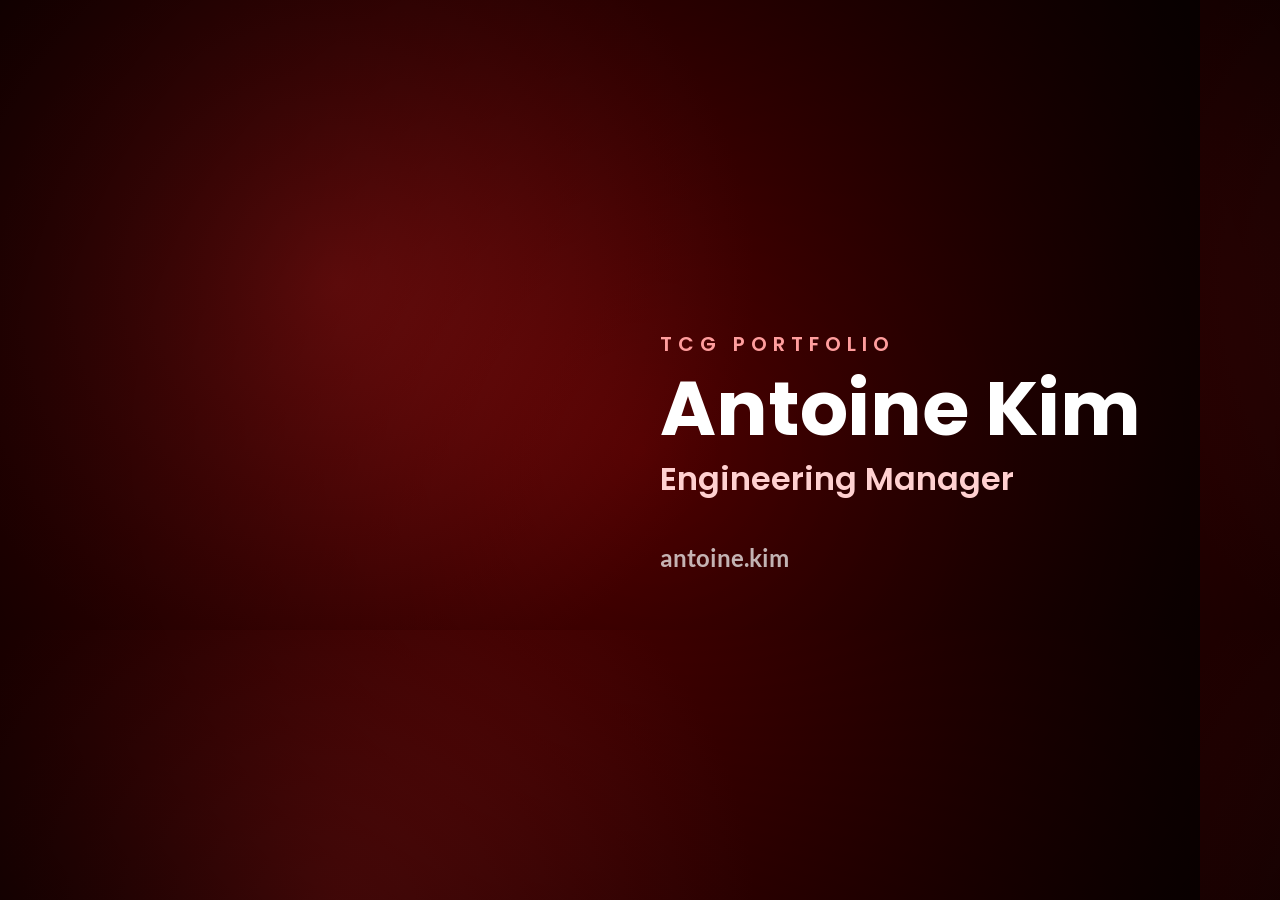
<file: tools/og-image.html>
<!DOCTYPE html>
<html lang="en">
    <head>
        <meta charset="UTF-8" />
        <!-- Source of public/img/og-image.jpg, the 1200x630 link preview. See the README. -->
        <title>Share preview</title>
        <link rel="stylesheet" href="../public/css/modules/fonts.css" />
        <link rel="stylesheet" href="../public/css/modules/base.css" />
        <style>
            html,
            body {
                width: 1200px;
                height: 630px;
                margin: 0;
                overflow: hidden;
            }

            body {
                display: block;
                background: radial-gradient(
                    circle at 28% 45%,
                    #8a1010 0%,
                    #4a0000 45%,
                    #160000 100%
                );
            }

            .fan {
                position: absolute;
                left: 150px;
                top: 50%;
                width: calc(600px * var(--card-aspect));
                height: 600px;
                transform: translateY(-50%) scale(0.88);
            }

            .fan tcg-card:nth-child(1) {
                transform: translateX(-70px) rotate(-14deg);
                filter: brightness(0.55);
            }

            .fan tcg-card:nth-child(2) {
                transform: translateX(-30px) rotate(-7deg);
                filter: brightness(0.7);
            }

            .fan tcg-card:nth-child(3) {
                transform: translateX(10px) rotate(2deg);
            }

            .copy {
                position: absolute;
                left: 660px;
                top: 50%;
                transform: translateY(-50%);
                color: #fff;
                font-family: "Poppins", sans-serif;
            }

            .kicker {
                font-size: 20px;
                font-weight: 600;
                letter-spacing: 0.3em;
                text-transform: uppercase;
                color: #ff9d9d;
            }

            h1 {
                margin: 12px 0 8px;
                font-size: 76px;
                line-height: 1;
            }

            .role {
                font-size: 32px;
                font-weight: 600;
                color: #ffd0d0;
            }

            .url {
                margin-top: 40px;
                font: 700 24px "Lato", sans-serif;
                color: rgba(255, 255, 255, 0.7);
            }
        </style>
    </head>
    <body>
        <div class="fan" id="fan"></div>
        <div class="copy">
            <div class="kicker">TCG Portfolio</div>
            <h1>Antoine Kim</h1>
            <div class="role">Engineering Manager</div>
            <div class="url">antoine.kim</div>
        </div>

        <script type="module">
            import { CONFIG } from "../public/js/config.js";
            import { setLabel } from "../public/js/modules/card-renderer.js";
            import "../public/js/components/tcg-card.js";

            // Two cards peeking from behind the profile card, as in the deck.
            const fan = document.getElementById("fan");
            [CONFIG.CARDS[1], CONFIG.CARDS[2], CONFIG.CARDS[0]].forEach((data) => {
                const index = CONFIG.CARDS.indexOf(data);
                const card = document.createElement("tcg-card");
                card.dataset.pos = "0";
                card.data = {
                    ...data,
                    // Image paths in CONFIG are relative to index.html, one level up.
                    image: data.image && `../${data.image}`,
                    setLabel: setLabel(index, CONFIG.CARDS.length),
                };
                // Foil caught by a light from the top left.
                card.style.setProperty("--mx", "28%");
                card.style.setProperty("--my", "22%");
                card.style.setProperty("--glare-opacity", "0.7");
                fan.appendChild(card);
            });
        </script>
    </body>
</html>
</file>
<file: public/css/modules/fonts.css>
/* ==========================================
   FONTS
   Self-hosted latin subsets of the Google Fonts (SIL Open Font License): no third-party
   stylesheet to wait for. A face only downloads once some text uses it, so Unbounded (the
   booster packs) costs nothing until a pack shows. Poppins 700 is preloaded in index.html,
   Unbounded too while the booster intro plays.
   ========================================== */
@font-face {
    font-family: "Poppins";
    font-style: normal;
    font-weight: 600;
    font-display: swap;
    src: url("../../fonts/poppins-600.woff2") format("woff2");
    unicode-range: U+0000-00FF, U+0131, U+0152-0153, U+02BB-02BC, U+02C6, U+02DA, U+02DC,
        U+0304, U+0308, U+0329, U+2000-206F, U+20AC, U+2122, U+2191, U+2193, U+2212, U+2215,
        U+FEFF, U+FFFD;
}

@font-face {
    font-family: "Poppins";
    font-style: normal;
    font-weight: 700;
    font-display: swap;
    src: url("../../fonts/poppins-700.woff2") format("woff2");
    unicode-range: U+0000-00FF, U+0131, U+0152-0153, U+02BB-02BC, U+02C6, U+02DA, U+02DC,
        U+0304, U+0308, U+0329, U+2000-206F, U+20AC, U+2122, U+2191, U+2193, U+2212, U+2215,
        U+FEFF, U+FFFD;
}

@font-face {
    font-family: "Lato";
    font-style: normal;
    font-weight: 400;
    font-display: swap;
    src: url("../../fonts/lato-400.woff2") format("woff2");
    unicode-range: U+0000-00FF, U+0131, U+0152-0153, U+02BB-02BC, U+02C6, U+02DA, U+02DC,
        U+0304, U+0308, U+0329, U+2000-206F, U+20AC, U+2122, U+2191, U+2193, U+2212, U+2215,
        U+FEFF, U+FFFD;
}

@font-face {
    font-family: "Lato";
    font-style: normal;
    font-weight: 700;
    font-display: swap;
    src: url("../../fonts/lato-700.woff2") format("woff2");
    unicode-range: U+0000-00FF, U+0131, U+0152-0153, U+02BB-02BC, U+02C6, U+02DA, U+02DC,
        U+0304, U+0308, U+0329, U+2000-206F, U+20AC, U+2122, U+2191, U+2193, U+2212, U+2215,
        U+FEFF, U+FFFD;
}

/* A variable font: one file for both weights used (700 and 900). */
@font-face {
    font-family: "Unbounded";
    font-style: normal;
    font-weight: 700 900;
    font-display: swap;
    src: url("../../fonts/unbounded.woff2") format("woff2");
    unicode-range: U+0000-00FF, U+0131, U+0152-0153, U+02BB-02BC, U+02C6, U+02DA, U+02DC,
        U+0304, U+0308, U+0329, U+2000-206F, U+20AC, U+2122, U+2191, U+2193, U+2212, U+2215,
        U+FEFF, U+FFFD;
}
</file>
<file: public/css/modules/base.css>
/* ==========================================
   RESET
   ========================================== */
*,
*::before,
*::after {
    margin: 0;
    padding: 0;
    box-sizing: border-box;
}

/* ==========================================
   VARIABLES
   ========================================== */
/* The light on a card (tcg-card.js setLight), written on each layer that reads it. Not
   inherited, so a change restyles that layer alone, not everything inside it. Any value and
   no initial one: unset, var() still falls back as in tcg-card.css. Registered here, since
   @property is not read from a shadow root's styles. */
@property --mx {
    syntax: "*";
    inherits: false;
}
@property --my {
    syntax: "*";
    inherits: false;
}
@property --glare-opacity {
    syntax: "*";
    inherits: false;
}

:root {
    --card-aspect: 0.718;
    /* Clamped so the card is never taller than a short window, which cannot scroll, and
       leaves room for the toolbar above, the booster dock and the deck navigation below
       (see the margin of .deck-container). */
    --card-height: min(600px, 80vh, calc(100dvh - 224px));
    --card-width: calc(var(--card-height) * var(--card-aspect));
    --card-radius: 24px;

    /* Accent per theme, used by the card border and glitter. */
    --color-dark: #888;
    --color-fire: #ff9d9d;
    --color-electric: #ffec9d;
    --color-psychic: #d89dff;
    --color-grass: #6dbf7a;
    --color-ice: #9de4ff;

    /* Page background per theme. Single source of truth: DeckManager reads these. */
    --bg-dark: #0a0a0a;
    --bg-fire: #4a0000;
    --bg-electric: #5e4b00;
    --bg-psychic: #2a004a;
    --bg-grass: #0d3d1f;
    --bg-ice: #0a3d52;
    --bg-default: #101010;
    /* Rare, gold and secret cards (CONFIG.RARITIES) colour the page whatever their theme. */
    --bg-gold: #3a2906;
    --bg-rare: #1d1438;
    --bg-secret: #0d0b15;

    /* Frosted-glass tints, by opacity percentage. */
    --glass-10: rgba(255, 255, 255, 0.1);
    --glass-20: rgba(255, 255, 255, 0.2);
    --glass-30: rgba(255, 255, 255, 0.3);
    --glass-60: rgba(255, 255, 255, 0.6);

    --z-canvas: -1;
    --z-deck: 100;
    --z-overlay: 1000;
}

/* ==========================================
   BODY & BACKGROUND
   ========================================== */
/* Nothing may widen the page: cards fly off screen and the holo shine sweeps past their
   edges, and a phone would zoom out to fit any of that. */
html {
    overflow: clip;
}

body {
    height: 100vh;
    height: 100dvh; /* dynamic toolbars on mobile */
    overflow: hidden;
    display: flex;
    align-items: center;
    justify-content: center;
    font-family: "Lato", sans-serif;
    color: white;
    background-color: var(--bg-default);
    transition: background-color 0.8s ease;
}

/* An app to handle, not a page to read: clicks, drags and double taps must not leave
   highlighted text behind on buttons, tabs and counters. Anything typed into stays selectable. */
body {
    user-select: none;
    -webkit-user-select: none;
    -webkit-tap-highlight-color: transparent;
}

input,
textarea,
[contenteditable] {
    user-select: text;
    -webkit-user-select: text;
}

/* Canvas background */
#canvas-background {
    position: fixed;
    top: 0;
    left: 0;
    width: 100%;
    height: 100%;
    z-index: var(--z-canvas);
    opacity: 0.5;
    /* Replaces two per-frame full-screen ctx.filter blur passes: the compositor does it once. */
    filter: blur(var(--bg-glow-blur, 1.5px));
    /* Pushes the blur's soft edge outside the viewport. */
    transform: scale(1.04);
}

#canvas-background.is-paused {
    display: none;
}

body::before {
    content: "";
    position: absolute;
    inset: 0;
    background-image: radial-gradient(
        circle at 50% 50%,
        transparent 0%,
        #000000 130%
    );
    z-index: var(--z-canvas);
}

/* Behind a rare or gold card, the room takes its light: a golden glow, or an iridescent veil.
   DeckManager.updateBackground() names the rarity of the card in front. */
body::after {
    content: "";
    position: absolute;
    inset: 0;
    z-index: var(--z-canvas);
    pointer-events: none;
    opacity: 0;
    transition: opacity 0.8s ease;
}

body[data-rarity="gold"]::after {
    opacity: 1;
    background: radial-gradient(120% 80% at 50% 40%, rgba(255, 205, 110, 0.28), transparent 65%);
}

body[data-rarity="rare"]::after {
    opacity: 1;
    background: linear-gradient(
        125deg,
        rgba(130, 70, 220, 0.3),
        rgba(40, 110, 210, 0.25) 30%,
        rgba(30, 150, 140, 0.22) 50%,
        rgba(170, 130, 40, 0.22) 70%,
        rgba(180, 50, 130, 0.3)
    );
}

/* A secret rare: a dark room with a faint prism of light behind the card. */
body[data-rarity="secret"]::after {
    opacity: 1;
    background: radial-gradient(70% 55% at 50% 42%, rgba(160, 140, 255, 0.22), transparent 70%),
        linear-gradient(
            125deg,
            rgba(120, 70, 220, 0.16),
            rgba(40, 140, 200, 0.12) 40%,
            rgba(200, 80, 160, 0.16)
        );
}

/* ==========================================
   DECK CONTAINER
   ========================================== */
.deck-container {
    position: relative;
    width: var(--card-width);
    height: var(--card-height);
    /* Shifts the centred deck up: there is more to fit below it than above. */
    margin-bottom: 72px;
    perspective: 1200px;
    z-index: var(--z-deck);
}

/* ==========================================
   TOOLBAR (collection drawer + binder toggle)
   ========================================== */
.toolbar {
    position: fixed;
    top: max(24px, env(safe-area-inset-top));
    right: max(24px, env(safe-area-inset-right));
    z-index: var(--z-overlay);
    display: flex;
    align-items: center;
    gap: 12px;
}

.view-toggle-btn,
.deck-nav {
    background: var(--glass-10);
    border: 1px solid var(--glass-20);
    border-radius: 30px;
    backdrop-filter: blur(10px);
    -webkit-backdrop-filter: blur(10px);
}

.view-toggle-btn {
    color: white;
    padding: 10px 20px;
    white-space: nowrap;
    cursor: pointer;
    font-family: "Poppins", sans-serif;
    font-weight: 600;
    display: flex;
    align-items: center;
    gap: 10px;
    transition: background-color 0.3s ease, transform 0.3s ease;
}

.view-toggle-btn:hover {
    background: var(--glass-20);
    transform: translateY(-2px);
}

/* Inline icons. Font Awesome glyphs were 512 units tall, so height:1em reproduces
   exactly the size and aspect ratio the webfont used to render. */
.toolbar svg,
.deck-nav svg,
.collection-drawer svg,
.binder svg {
    height: 1em;
    width: auto;
    fill: currentColor;
    vertical-align: -0.125em;
}

.view-toggle-btn svg {
    font-size: 18px;
}

/* The other language, as a two-letter code. */
.lang-btn {
    padding-inline: 14px;
    font-size: 13px;
    letter-spacing: 0.06em;
}

/* ==========================================
   GESTURE HINT (gesture-hint.js) and TOAST (seen-tracker.js)
   ========================================== */
/* Over the card, on a first visit: how to handle the deck. */
.deck-hint {
    position: absolute;
    left: 50%;
    top: 38%;
    /* Over every card, the front one (z-index 50) and a held or thrown one (999) alike. */
    z-index: 1000;
    translate: -50% 0;
    width: max-content;
    max-width: calc(100% - 32px);
    padding: 10px 16px;
    border-radius: 99px;
    background: rgba(12, 10, 18, 0.78);
    border: 1px solid var(--glass-20);
    backdrop-filter: blur(8px);
    -webkit-backdrop-filter: blur(8px);
    color: #fff;
    font: 600 13px/1.35 "Poppins", sans-serif;
    text-align: center;
    pointer-events: none;
    animation: hint-in 0.4s cubic-bezier(0.2, 0.8, 0.2, 1) both;
}

/* Over the bottom of the card's picture (gesture-hint.js): it ends where the picture ends. */
.deck-hint[data-placed] {
    translate: -50% -100%;
}

.deck-hint[hidden],
.toast[hidden] {
    display: none;
}

.deck-hint.is-leaving,
.toast.is-leaving {
    animation: hint-out 0.3s ease forwards;
}

.toast {
    position: fixed;
    left: 50%;
    /* In line with the toolbar, clear of it (it sits on the right); below it on a phone. */
    top: max(24px, env(safe-area-inset-top));
    z-index: calc(var(--z-overlay) + 2);
    translate: -50% 0;
    width: max-content;
    max-width: calc(100vw - 32px);
    padding: 12px 18px;
    border-radius: 14px;
    background: linear-gradient(120deg, #2a2142, #16131f);
    border: 1px solid rgba(230, 220, 255, 0.45);
    box-shadow: 0 10px 30px rgba(0, 0, 0, 0.5), 0 0 24px rgba(170, 150, 255, 0.25);
    color: #fff;
    font: 600 14px/1.35 "Poppins", sans-serif;
    text-align: center;
    animation: hint-in 0.4s cubic-bezier(0.2, 0.8, 0.2, 1) both;
}

@keyframes hint-in {
    from {
        opacity: 0;
        transform: translateY(8px);
    }
}

@keyframes hint-out {
    to {
        opacity: 0;
        transform: translateY(-6px);
    }
}

/* ==========================================
   DECK NAVIGATION (previous/next around the scrubber, deck-nav.js)
   ========================================== */
.deck-nav {
    position: fixed;
    left: 50%;
    bottom: max(24px, env(safe-area-inset-bottom));
    transform: translateX(-50%);
    /* Above the booster dock, which the scrubber's bubble rises over. */
    z-index: calc(var(--z-overlay) + 1);
    display: flex;
    align-items: center;
    gap: 2px;
    max-width: calc(100vw - 24px);
    padding: 4px;
}

.deck-nav-step {
    flex: none;
    width: 36px;
    height: 36px;
    padding: 0;
    border: 0;
    border-radius: 50%;
    background: none;
    color: var(--glass-60);
    font-size: 14px;
    cursor: pointer;
    display: grid;
    place-items: center;
    transition: color 0.3s ease, background-color 0.3s ease;
}

.deck-nav-step:hover {
    color: white;
    background: var(--glass-20);
}

/* A track cut into one segment per set; the thumb marks the card in front. */
.deck-scrub {
    position: relative;
    width: 280px;
    max-width: calc(100vw - 2 * 36px - 120px);
    height: 36px;
    /* Room for the thumb and its halo at either end of the track. */
    margin: 0 12px;
    cursor: pointer;
    touch-action: none;
}

.deck-scrub[hidden] {
    display: none;
}

.deck-scrub:focus-visible {
    outline: 2px solid #fff;
    outline-offset: 4px;
    border-radius: 8px;
}

.deck-scrub-track {
    position: absolute;
    left: 0;
    right: 0;
    top: 50%;
    height: 6px;
    margin-top: -3px;
    display: flex;
    gap: 2px;
    border-radius: 99px;
    overflow: hidden;
}

.deck-scrub-track span {
    flex: 1 1 0;
    min-width: 2px;
    background: color-mix(in srgb, var(--set-color) 70%, transparent);
}

.deck-scrub-fill {
    position: absolute;
    left: 0;
    top: 50%;
    height: 6px;
    margin-top: -3px;
    border-radius: 99px;
    background: rgba(255, 255, 255, 0.3);
    pointer-events: none;
}

.deck-scrub-thumb {
    position: absolute;
    top: 50%;
    width: 16px;
    height: 16px;
    margin: -8px 0 0 -8px;
    border-radius: 50%;
    background: #fff;
    box-shadow: 0 0 0 4px rgba(255, 255, 255, 0.18), 0 2px 6px rgba(0, 0, 0, 0.5);
    transition: left 0.25s ease;
    pointer-events: none;
}

.deck-scrub.is-dragging .deck-scrub-thumb {
    transition: none;
    scale: 1.15;
}

.deck-scrub-fill {
    transition: width 0.25s ease;
}

.deck-scrub.is-dragging .deck-scrub-fill {
    transition: none;
}

/* The card under the thumb, while dragging (and while hovering with a mouse). */
.deck-scrub-tip {
    position: absolute;
    bottom: calc(100% + 10px);
    transform: translateX(-50%);
    padding: 7px 10px;
    border-radius: 10px;
    background: #fff;
    color: #15121c;
    font: 700 12px/1.2 "Poppins", sans-serif;
    white-space: nowrap;
    pointer-events: none;
    opacity: 0;
    transition: opacity 0.2s ease;
}

.deck-scrub-tip small {
    display: block;
    margin-top: 3px;
    font: 600 10px/1 ui-monospace, Consolas, monospace;
    color: #6a6478;
}

.deck-scrub.show-tip .deck-scrub-tip {
    opacity: 1;
}

@media (hover: hover) and (pointer: fine) {
    .deck-scrub:hover .deck-scrub-tip {
        opacity: 1;
    }
}

.deck-count {
    flex: none;
    padding: 0 6px 0 2px;
    font: 600 12px/1 ui-monospace, Consolas, monospace;
    font-variant-numeric: tabular-nums;
    color: rgba(255, 255, 255, 0.75);
}

/* ==========================================
   COLLECTION (collection-drawer.js): the toolbar button and its drawer
   ========================================== */
.collection-btn {
    position: relative;
}

/* Narrowed to one set: the button wears its colour. */
.collection-btn.is-filtered {
    border-color: var(--set-color);
    box-shadow: inset 0 0 0 1px var(--set-color);
}

/* The set's code stands in for its name on a phone (responsive.css). */
.toolbar-code {
    display: none;
    letter-spacing: 0.06em;
    color: var(--set-color);
}

.collection-badge {
    position: absolute;
    top: -6px;
    right: -6px;
    min-width: 20px;
    height: 20px;
    padding: 0 5px;
    border-radius: 99px;
    display: grid;
    place-items: center;
    background: #ffcf6b;
    color: #24170a;
    font: 700 11px/1 "Poppins", sans-serif;
}

.collection-badge[hidden] {
    display: none;
}

/* While a booster's cards are revealed, Collection is where they go: the toolbar comes up
   over the booster overlay (booster-intro.js), Collection lit and the rest out of the way. */
body.booster-revealing .toolbar {
    z-index: 10001;
    pointer-events: none;
}

body.booster-revealing .view-toggle-btn:not(.collection-btn) {
    opacity: 0.3;
}

body.booster-revealing .collection-btn {
    border-color: rgba(143, 227, 255, 0.7);
    box-shadow: 0 0 18px rgba(143, 227, 255, 0.4);
}

/* Catching a card: the button gives, the badge counts it. */
.collection-btn.is-catching {
    animation: collection-catch 0.38s ease-out;
}

.collection-badge.is-incoming {
    background: #8fe3ff;
    color: #0a0b1e;
    animation: badge-pop 0.35s ease-out;
}

@keyframes collection-catch {
    35% {
        scale: 1.14;
    }
    70% {
        scale: 0.97;
    }
}

@keyframes badge-pop {
    40% {
        scale: 1.35;
    }
}

.collection-drawer {
    /* The global reset zeroes the margins that place a modal dialog: the drawer sits on
       the right, full height. */
    margin: 0 0 0 auto;
    width: min(380px, 100vw);
    height: 100dvh;
    max-width: none;
    max-height: none;
    padding: 20px;
    border: 0;
    border-left: 1px solid var(--glass-20);
    background: #16141d;
    color: #fff;
    font-family: "Poppins", sans-serif;
    display: none;
    flex-direction: column;
    gap: 14px;
}

.collection-drawer[open] {
    display: flex;
    animation: drawer-in 0.28s cubic-bezier(0.2, 0.8, 0.2, 1);
}

.collection-drawer::backdrop {
    background: rgba(5, 5, 10, 0.55);
    backdrop-filter: blur(4px);
    -webkit-backdrop-filter: blur(4px);
}

.collection-head {
    display: flex;
    align-items: flex-start;
    justify-content: space-between;
    gap: 12px;
}

.collection-head h2 {
    margin: 0;
    font-size: 18px;
    font-weight: 700;
}

.collection-head p {
    margin: 6px 0 0;
    font: 600 11px/1.3 ui-monospace, Consolas, monospace;
    color: rgba(255, 255, 255, 0.6);
}

/* What seeing every card leads to. */
.collection-goal {
    margin: 0;
    padding: 9px 12px;
    border-radius: 10px;
    border: 1px dashed rgba(230, 220, 255, 0.3);
    background: rgba(170, 150, 255, 0.07);
    font: 600 11.5px/1.35 "Poppins", sans-serif;
    color: rgba(230, 220, 255, 0.85);
}

.collection-goal.is-done {
    border-style: solid;
    color: #e6dcff;
}

.collection-close {
    flex: none;
    width: 36px;
    height: 36px;
    padding: 0;
    border: 0;
    border-radius: 50%;
    background: var(--glass-10);
    color: #fff;
    font-size: 16px;
    display: grid;
    place-items: center;
    cursor: pointer;
}

.collection-tiles {
    flex: 1;
    min-height: 0;
    overflow-y: auto;
    display: grid;
    grid-template-columns: repeat(2, minmax(0, 1fr));
    align-content: start;
    gap: 10px;
}

.collection-tile {
    position: relative;
    display: flex;
    flex-direction: column;
    align-items: center;
    gap: 8px;
    padding: 14px 8px 12px;
    border: 1px solid rgba(255, 255, 255, 0.08);
    border-radius: 14px;
    background: rgba(255, 255, 255, 0.03);
    color: #fff;
    font: inherit;
    cursor: pointer;
    transition: border-color 0.2s ease, background-color 0.2s ease;
}

.collection-tile:hover {
    border-color: rgba(255, 255, 255, 0.3);
}

.collection-tile[aria-current="true"] {
    border-color: rgba(255, 255, 255, 0.7);
    background: rgba(255, 255, 255, 0.08);
}

.collection-tile:focus-visible,
.collection-close:focus-visible {
    outline: 2px solid #fff;
    outline-offset: 2px;
}

.collection-tile .pack-mini {
    width: 62px;
    margin: 0;
    rotate: none;
}

.collection-tile.is-sealed .pack-mini {
    filter: saturate(0.55) brightness(0.8) drop-shadow(0 4px 6px rgba(0, 0, 0, 0.5));
}

.collection-tile b {
    font-size: 12.5px;
    line-height: 1.2;
    text-align: center;
}

.collection-tile small {
    font: 600 10px/1 ui-monospace, Consolas, monospace;
    letter-spacing: 0.03em;
    color: rgba(255, 255, 255, 0.6);
}

/* An opened set's tile, with the button sharing the link to it in its corner. */
.collection-cell {
    position: relative;
    display: grid;
}

.collection-share {
    position: absolute;
    top: 6px;
    right: 6px;
    width: 30px;
    height: 30px;
    padding: 0;
    border: 1px solid transparent;
    border-radius: 50%;
    background: transparent;
    color: rgba(255, 255, 255, 0.55);
    font-size: 13px;
    display: grid;
    place-items: center;
    cursor: pointer;
    transition: color 0.2s ease, background-color 0.2s ease, border-color 0.2s ease;
}

.collection-share:hover {
    color: #fff;
    background: var(--glass-10);
    border-color: var(--glass-20);
}

.collection-share:focus-visible {
    outline: 2px solid #fff;
    outline-offset: 2px;
}

.collection-tile.is-sealed small {
    color: #ffcf6b;
}

.collection-tile .new-ribbon {
    top: 8px;
    right: 8px;
    rotate: 6deg;
    font-size: 9px;
    padding: 4px 7px;
}

.collection-bar {
    width: 80%;
    height: 4px;
    border-radius: 99px;
    background: rgba(255, 255, 255, 0.12);
    overflow: hidden;
}

.collection-bar i {
    display: block;
    height: 100%;
    background: var(--set-color);
}

/* "All cards": a little stack with the card count. */
.collection-stack {
    width: 62px;
    aspect-ratio: 0.68;
    display: grid;
    place-items: center;
    margin-top: 6px;
    border-radius: 6px;
    background: linear-gradient(160deg, #3a3346, #1c1824);
    box-shadow: 6px -6px 0 -1px #2c2636, 12px -12px 0 -2px #221d2b;
    font: 900 14px/1 "Unbounded", "Poppins", sans-serif;
}

/* Reset: a quiet link at the very bottom, then a confirmation in its place. */
.collection-foot {
    padding-top: 12px;
    border-top: 1px solid rgba(255, 255, 255, 0.06);
    display: flex;
    justify-content: center;
}

.collection-reset {
    padding: 6px 10px;
    border: 0;
    background: none;
    color: rgba(255, 255, 255, 0.4);
    font: 600 11px/1 ui-monospace, Consolas, monospace;
    letter-spacing: 0.06em;
    text-decoration: underline;
    text-underline-offset: 3px;
    cursor: pointer;
}

.collection-reset:hover {
    color: rgba(255, 255, 255, 0.8);
}

.collection-reset[hidden],
.collection-confirm[hidden] {
    display: none;
}

.collection-confirm {
    width: 100%;
    display: flex;
    flex-direction: column;
    gap: 10px;
    padding: 12px;
    border-radius: 12px;
    background: rgba(255, 90, 90, 0.08);
    border: 1px solid rgba(255, 90, 90, 0.3);
}

.collection-confirm p {
    margin: 0;
    font-size: 13px;
    font-weight: 600;
    text-align: center;
}

.collection-confirm div {
    display: flex;
    gap: 8px;
}

.collection-confirm button {
    flex: 1;
    padding: 9px;
    border: 1px solid var(--glass-20);
    border-radius: 10px;
    background: var(--glass-10);
    color: #fff;
    font: 700 12px/1 "Poppins", sans-serif;
    cursor: pointer;
}

.collection-confirm button.is-danger {
    border-color: transparent;
    background: #e5484d;
}

.collection-reset:focus-visible,
.collection-confirm button:focus-visible {
    outline: 2px solid #fff;
    outline-offset: 2px;
}

@keyframes drawer-in {
    from {
        transform: translateX(40px);
        opacity: 0;
    }
}

/* ==========================================
   BOOSTER DOCK (booster-intro.js): the packs still sealed
   ========================================== */
.booster-dock {
    position: fixed;
    left: 50%;
    /* Clear of the deck navigation: its 46px, then some air. */
    bottom: calc(max(24px, env(safe-area-inset-bottom)) + 64px);
    transform: translateX(-50%);
    z-index: var(--z-overlay);
    display: flex;
    align-items: center;
    gap: 10px;
    padding: 6px 8px 6px 12px;
    border: 1px solid rgba(255, 207, 107, 0.45);
    border-radius: 16px;
    background: linear-gradient(120deg, rgba(255, 207, 107, 0.16), rgba(255, 255, 255, 0.05));
    backdrop-filter: blur(10px);
    -webkit-backdrop-filter: blur(10px);
    color: #fff;
    font-family: "Poppins", sans-serif;
    text-align: left;
    cursor: pointer;
}

/* The glow calling for the sealed packs. Its opacity pulses rather than the shadow itself,
   which would repaint on every frame, and at 20 frames a second (four 0.65s intervals of
   13 steps): smoother, it would recomposite the blurred dock 60 to 144 times a second. */
.booster-dock::after {
    content: "";
    position: absolute;
    inset: 0;
    border-radius: inherit;
    box-shadow: 0 0 28px rgba(255, 207, 107, 0.4);
    opacity: 0;
    pointer-events: none;
    animation: dock-call 2.6s steps(13) infinite;
}

.booster-dock[hidden] {
    display: none;
}

/* A set added since the last visit waits among the sealed ones. */
.booster-dock .new-ribbon {
    top: -10px;
    right: -10px;
    rotate: 8deg;
    font-size: 9px;
    padding: 4px 7px;
    display: none;
}

.booster-dock.is-new .new-ribbon {
    display: block;
}

.booster-dock:focus-visible {
    outline: 2px solid #fff;
    outline-offset: 3px;
}

/* A tiny copy of the pack: its look comes from the pack styles inline in index.html. */
.pack-mini {
    position: relative;
    width: 28px;
    aspect-ratio: 0.68;
    container-type: inline-size;
    margin-block: -10px;
    rotate: -8deg;
    filter: drop-shadow(0 4px 6px rgba(0, 0, 0, 0.5));
    transition: scale 0.2s ease;
}

.booster-dock:hover .pack-mini {
    scale: 1.12;
}

/* Several boosters left: their packs fanned out in a little stack. */
.booster-dock-packs {
    display: flex;
}

.booster-dock-packs .pack-mini + .pack-mini {
    margin-left: -18px;
}

.booster-dock-packs .pack-mini:nth-child(2) {
    rotate: 4deg;
    translate: 0 -2px;
}

.booster-dock-packs .pack-mini:nth-child(3) {
    rotate: 14deg;
    translate: 0 -3px;
}

.booster-dock-text {
    display: flex;
    flex-direction: column;
    gap: 4px;
}

.booster-dock-text b {
    font-size: 13px;
    font-weight: 700;
    line-height: 1;
    white-space: nowrap;
}

.booster-dock-text small {
    font: 600 11px/1 ui-monospace, Consolas, monospace;
    color: rgba(255, 255, 255, 0.7);
    white-space: nowrap;
}

.booster-dock-cta {
    padding: 8px 12px;
    border-radius: 10px;
    background: #ffcf6b;
    color: #24170a;
    font-size: 12px;
    font-weight: 700;
    line-height: 1;
}

/* The ease-in-out it had, sampled (steps() drops the easing). */
@keyframes dock-call {
    25%,
    75% {
        opacity: 0.5;
    }
    50% {
        opacity: 1;
    }
}

/* The deck's controls make no sense behind the binder. */
body.binder-active .deck-nav,
body.binder-active .deck-container,
body.binder-active .booster-dock {
    visibility: hidden;
}

/* The toolbar follows the view. Collection narrows the deck, so it goes with the deck; the
   binder has its own set tabs, and a reminder of the boosters still sealed instead. */
body.binder-active .collection-btn,
body:not(.binder-active) .booster-btn,
.booster-btn[hidden] {
    display: none;
}

.booster-btn {
    position: relative;
}

.booster-btn-packs {
    display: flex;
}

.booster-btn-packs .pack-mini {
    width: 20px;
}

.booster-btn-packs .pack-mini + .pack-mini {
    margin-left: -12px;
    rotate: 6deg;
}

.toolbar button:focus-visible,
.deck-nav button:focus-visible {
    outline: 2px solid #fff;
    outline-offset: 2px;
}

/* Visible to screen readers only. */
.sr-only {
    position: absolute;
    width: 1px;
    height: 1px;
    padding: 0;
    margin: -1px;
    overflow: hidden;
    clip: rect(0, 0, 0, 0);
    white-space: nowrap;
    border: 0;
}

/* ==========================================
   REDUCED MOTION
   ========================================== */
@media (prefers-reduced-motion: reduce) {
    body,
    .view-toggle-btn,
    .deck-nav-step,
    .deck-scrub-thumb,
    .deck-scrub-fill,
    .collection-tile,
    .pack-mini {
        transition: none !important;
    }

    .booster-dock::after,
    .collection-drawer[open],
    .deck-hint,
    .toast {
        animation: none;
    }

    /* transition:none only removes the tween; the jump has to go too. */
    .view-toggle-btn:hover {
        transform: none;
    }
}
</file>
<file: public/css/modules/effects.css>
/* Card effects (foil, glare, flip, shine) are handled inside the tcg-card component. */

/* ==========================================
   BOOSTER REVEAL (booster-intro.js, booster-fx.js)
   ========================================== */
/* The cards of the opened pack, laid out at deck size around the middle of the pack and
   placed and scaled by booster-intro.js (Web Animations). */
.booster-reveal {
    position: absolute;
    inset: 0;
    pointer-events: none;
    perspective: 1600px;
}

.reveal-card {
    position: absolute;
    width: var(--card-width);
    height: var(--card-height);
    margin: calc(var(--card-height) / -2) 0 0 calc(var(--card-width) / -2);
    will-change: transform;
}

.reveal-card tcg-card {
    transition: none;
}

/* One face at a time, swapped while the card is edge-on: the front can never show through. */
.reveal-card.is-down tcg-card,
.reveal-card:not(.is-down) .reveal-back:not(.reveal-shard) {
    visibility: hidden;
}

/* The sealed back, in the colours of the set's pack (packStyle in booster-pack.js). */
.reveal-back {
    position: absolute;
    inset: 0;
    display: grid;
    place-items: center;
    border-radius: var(--card-radius);
    border: 10px solid color-mix(in oklab, var(--flat) 55%, #fff);
    background: radial-gradient(circle, rgba(var(--glow), 0.35), transparent 50%),
        repeating-conic-gradient(
            color-mix(in oklab, var(--flat) 70%, #000) 0 10deg,
            color-mix(in oklab, var(--flat) 45%, #000) 10deg 20deg
        );
    box-shadow: 0 15px 45px rgba(0, 0, 0, 0.6);
}

.reveal-back b {
    padding: 18px 28px;
    border: 5px solid currentColor;
    border-radius: 50% / 40%;
    rotate: -12deg;
    font: 900 64px/1 "Unbounded", "Poppins", sans-serif;
    color: var(--hi);
}

/* A rare or better, once on top of the stack, glows through its back, more and more from
   rare to secret. The halos are drawn once in a pseudo-element behind the back, and mostly
   only their opacity moves: an animated box-shadow would repaint on every frame. Their
   insets start inside the back's 10px border: past -10px, they show around it. */

/* A rare: a rainbow rim, the holo foil it is about to show, and a pale border. Still. */
.reveal-card.is-rare .reveal-back {
    border-color: color-mix(in oklab, var(--flat) 25%, #fff);
}

.reveal-card.is-rare .reveal-back::before {
    content: "";
    position: absolute;
    inset: -20px;
    z-index: -1;
    border-radius: calc(var(--card-radius) + 10px);
    background: conic-gradient(from 200deg, #ff8fb1, #ffe08a, #8fffc8, #8fd8ff, #c8a8ff, #ff8fb1);
    filter: blur(12px);
}

/* A gold: a warm glow breathing slowly, and a gleam running across the back now and then.
   Its shards (booster-intro.js) keep the glow, not the moving parts. */
.reveal-card.is-gold .reveal-back {
    border-color: #f3d27a;
    box-shadow: 0 0 45px rgba(255, 215, 122, 0.95), 0 0 120px rgba(255, 200, 90, 0.5);
}

.reveal-card.is-gold .reveal-back:not(.reveal-shard)::before {
    content: "";
    position: absolute;
    inset: -10px;
    z-index: -1;
    border-radius: inherit;
    box-shadow: 0 0 70px 14px rgba(255, 215, 122, 0.7);
    animation: glow-breathe 2.6s ease-in-out infinite alternate;
}

.reveal-card.is-gold .reveal-back:not(.reveal-shard)::after {
    content: "";
    position: absolute;
    inset: 0;
    border-radius: inherit;
    background: linear-gradient(
        105deg,
        transparent 42%,
        rgba(255, 246, 214, 0.38) 50%,
        transparent 58%
    );
    background-size: 300% 100%;
    background-position: 100% 0;
    pointer-events: none;
    animation: gold-gleam 3.4s ease-in-out infinite;
}

/* A secret rare: a prismatic glow, white at its heart, and a rainbow halo behind it whose
   colours go round. In steps: six repaints a second of the blurred halo, not sixty. */
.reveal-card.is-secret .reveal-back {
    border-color: #e6dcff;
    box-shadow: 0 0 22px rgba(240, 235, 255, 0.9), 0 0 150px rgba(150, 120, 255, 0.4);
}

.reveal-card.is-secret .reveal-back::before {
    content: "";
    position: absolute;
    inset: -32px;
    z-index: -1;
    border-radius: calc(var(--card-radius) + 22px);
    background: conic-gradient(#ff5fa2, #ffd25f, #5fffb0, #5fc8ff, #a87bff, #ff5fa2);
    filter: blur(16px) hue-rotate(0deg);
    animation: halo-hue 6s steps(36) infinite, glow-breathe 2.2s ease-in-out infinite alternate;
}

@keyframes glow-breathe {
    from {
        opacity: 0.45;
    }
    to {
        opacity: 1;
    }
}

/* Across in the first third, then still until the next pass. */
@keyframes gold-gleam {
    0% {
        background-position: 100% 0;
    }
    35%,
    100% {
        background-position: 0 0;
    }
}

@keyframes halo-hue {
    to {
        filter: blur(16px) hue-rotate(360deg);
    }
}

/* Its supernova building up: the back fills with light while it spins (booster-intro.js).
   The big glow is drawn once and fades in: a box-shadow this wide, animated, would be
   repainted on every frame. */
.reveal-card.is-secret .reveal-back::after {
    content: "";
    position: absolute;
    inset: -10px;
    border-radius: inherit;
    box-shadow: 0 0 60px #fff, 0 0 140px rgba(190, 160, 255, 0.9),
        0 0 220px rgba(90, 210, 255, 0.6);
    opacity: 0;
    pointer-events: none;
}

.reveal-card.is-charging .reveal-back {
    animation: nova-charge 1.6s ease-in forwards;
}

.reveal-card.is-charging .reveal-back::after {
    animation: nova-glow 1.6s ease-in forwards;
}

@keyframes nova-charge {
    to {
        filter: brightness(2.6) saturate(1.4);
    }
}

@keyframes nova-glow {
    to {
        opacity: 1;
    }
}

@media (prefers-reduced-motion: reduce) {
    .reveal-card.is-charging .reveal-back,
    .reveal-card.is-charging .reveal-back::after,
    .reveal-card.is-gold .reveal-back::before,
    .reveal-card.is-gold .reveal-back::after,
    .reveal-card.is-secret .reveal-back::before {
        animation: none;
    }
}

/* A gold cracking open: lines of light across its back, then shards flying off. */
.reveal-cracks {
    position: absolute;
    inset: 0;
    width: 100%;
    height: 100%;
    pointer-events: none;
    /* Its own layer: the lines drawing themselves repaint it, not the glowing back below. */
    will-change: transform;
}

.reveal-cracks path {
    fill: none;
    stroke: #fff;
    stroke-width: 0.75;
    stroke-linecap: round;
    stroke-linejoin: round;
    filter: drop-shadow(0 0 1px #fff) drop-shadow(0 0 3px #ffd77a);
}

/* Behind a gold or a secret, around its reveal only: a soft glow of light, not a sunburst.
   Warm for a gold, prismatic for a secret (data-rarity, booster-intro.js). */
.reveal-rays {
    position: absolute;
    width: 90vmin;
    aspect-ratio: 1;
    translate: -50% -50%;
    background: repeating-conic-gradient(
        rgba(255, 225, 170, 0.18) 0 4deg,
        transparent 4deg 20deg
    );
    -webkit-mask: radial-gradient(closest-side, #000 10%, transparent 70%);
    mask: radial-gradient(closest-side, #000 10%, transparent 70%);
    opacity: 0;
    scale: 0.5;
    transition: opacity 0.6s ease, scale 0.6s ease;
    /* Paused while hidden: nothing to repaint, and no jump when it fades out. */
    animation: rays-spin 24s linear infinite paused;
}

.reveal-rays[data-rarity="secret"] {
    background: repeating-conic-gradient(
        rgba(220, 205, 255, 0.24) 0 4deg,
        transparent 4deg 20deg
    );
}

.reveal-rays.is-on {
    opacity: 0.7;
    scale: 1;
    animation-play-state: running;
}

.reveal-rays.is-on[data-rarity="secret"] {
    opacity: 0.9;
}

@keyframes rays-spin {
    to {
        rotate: 1turn;
    }
}

/* Sparks, the trail of the cut, the flash and the shockwave: above the booster overlay. */
.booster-fx,
.booster-flash,
.booster-shock {
    position: fixed;
    z-index: 10000;
    pointer-events: none;
}

.booster-fx {
    inset: 0;
    width: 100%;
    height: 100%;
}

.booster-flash {
    inset: 0;
    opacity: 0;
    background: radial-gradient(
        circle at 50% 45%,
        #fff 0,
        rgba(255, 255, 255, 0.55) 22%,
        transparent 62%
    );
    /* All white: screen would give the same pixels, at the cost of a full-screen blend. */
}

.booster-shock {
    width: 120px;
    height: 120px;
    border-radius: 50%;
    border: 3px solid rgba(255, 255, 255, 0.9);
    box-shadow: 0 0 22px rgba(143, 227, 255, 0.8),
        inset 0 0 22px rgba(143, 227, 255, 0.5);
}

/* ==========================================
   REDUCED MOTION
   ========================================== */
@media (prefers-reduced-motion: reduce) {
    /* The animated swirl canvas is also skipped in JS for reduced motion. */
    #canvas-background {
        display: none;
    }

    .reveal-rays {
        animation: none;
    }
}
</file>
<file: public/css/modules/binder.css>
/* ==========================================
   BINDER (binder-view.js): a book whose pages turn
   ========================================== */

/* How far a leaf has turned, 0 (right) to 1 (left). Registered so it animates itself: the
   lift, the shading and the fade are all worked out from it on every frame. */
@property --flip {
    syntax: "<number>";
    inherits: true;
    initial-value: 0;
}

.binder {
    /* Natural size of a thumbnail before scaling. Keep in sync with THUMB_WIDTH in binder-view.js. */
    --thumb-w: 430.8px;
    --thumb-h: 600px;
    /* Written by BinderView.layout(): page size, pages side by side, thumbnail scale. */
    --page-w: 320px;
    --page-h: 444px;
    --cols: 2;
    --thumb-zoom: 0.2;

    position: fixed;
    inset: 0;
    /* Under the toolbar, whose toggle closes the binder. */
    z-index: calc(var(--z-overlay) - 1);
    display: grid;
    place-items: center;
    padding: 96px 16px 84px;
    /* Its own room, whatever card the deck shows: the deck's colours stay with the deck. */
    background: radial-gradient(120% 80% at 50% 25%, #24202b, #0e0c12 65%, #070609);
    font-family: "Poppins", sans-serif;
    color: #fff;
}

.binder[hidden] {
    display: none;
}

/* Focused programmatically on open, only to hand keyboard users a starting point. */
.binder:focus {
    outline: none;
}

.binder-stage {
    position: relative;
    width: calc(var(--page-w) * var(--cols));
    height: var(--page-h);
    transition: translate 0.8s cubic-bezier(0.45, 0.05, 0.25, 1);
}

/* Closed, the book sits in the middle; it slides over as its cover opens to the left. */
.binder[data-mode="spread"]:not(.is-open-book) .binder-stage {
    translate: calc(var(--page-w) * -0.5) 0;
}

/* The padded cover behind the pages, once the first one is turned. A ring-less card binder:
   the pages are stitched into the spine, and a seam runs all around the cover. */
.binder-backing {
    position: absolute;
    inset: -10px;
    border-radius: 18px;
    background: linear-gradient(160deg, #1d1820, #0f0c12);
    box-shadow: 0 30px 60px rgba(0, 0, 0, 0.55);
    opacity: 0;
    transition: opacity 0.4s ease;
}

.binder-backing::before {
    content: "";
    position: absolute;
    inset: 4px;
    border: 1.5px dashed rgba(255, 255, 255, 0.13);
    border-radius: 14px;
}

/* The spine, showing above and below the pages. */
.binder-backing::after {
    content: "";
    position: absolute;
    top: 0;
    bottom: 0;
    left: calc(50% - 8px);
    width: 16px;
    background: linear-gradient(90deg, #08070a, #2b2431 40%, #3a3142 50%, #2b2431 60%, #08070a);
}

/* One page at a time: the spine is on the left. */
.binder[data-mode="single"] .binder-backing::after {
    left: 0;
    width: 12px;
    border-radius: 18px 0 0 18px;
}

.binder.is-open-book .binder-backing,
.binder[data-mode="single"] .binder-backing {
    opacity: 1;
}

.binder-book {
    position: absolute;
    inset: 0;
    perspective: 2200px;
    touch-action: none;
    user-select: none;
    -webkit-user-select: none;
}

/* A leaf turns around the spine: its front is a right-hand page, its back a left-hand one.
   Halfway through, it lifts towards the reader, as a page held by its edge does. */
.leaf {
    position: absolute;
    top: 0;
    left: calc(var(--page-w) * (var(--cols) - 1));
    width: var(--page-w);
    height: var(--page-h);
    transform-style: preserve-3d;
    transform-origin: left center;
    transform: translateZ(calc(var(--flip) * (1 - var(--flip)) * 140px))
        rotateY(calc(var(--flip) * -180deg));
    transition: --flip 0.8s cubic-bezier(0.45, 0.05, 0.25, 1);
}

.leaf.is-dragging,
.leaf.no-transition {
    transition: none;
}

/* The query container of its page: cqw below are shares of the page width, padding included. */
.leaf-face {
    position: absolute;
    inset: 0;
    container-type: size;
    backface-visibility: hidden;
    -webkit-backface-visibility: hidden;
}

.leaf-face.back {
    transform: rotateY(180deg);
}

/* One page at a time: a turned page fades as it lands, instead of piling up on the left. */
.binder[data-mode="single"] .leaf-face {
    opacity: clamp(0, (1 - var(--flip)) * 4, 1);
}

/* A page in the air goes soft, as anything this close to the eye, and sharp again as it lands.
   The page it uncovers comes into focus the same way (binder-view.js). */
.leaf.is-turning .binder-page {
    filter: blur(calc(var(--flip) * (1 - var(--flip)) * 10px));
}

/* A page mid-turn: darker towards the spine as it rises, with the light sliding across. */
.leaf-face::after {
    content: "";
    position: absolute;
    inset: 0;
    border-radius: inherit;
    background: linear-gradient(90deg, rgba(0, 0, 0, 0.6), transparent 60%),
        linear-gradient(
            100deg,
            transparent calc(var(--flip) * 120% - 30%),
            rgba(255, 255, 255, 0.12) calc(var(--flip) * 120% - 10%),
            transparent calc(var(--flip) * 120% + 10%)
        );
    opacity: calc(var(--flip) * (1 - var(--flip)) * 4);
    pointer-events: none;
}

/* ---------- Pages ---------- */
.binder-page {
    position: absolute;
    inset: 0;
    overflow: hidden;
    display: flex;
    flex-direction: column;
    gap: 3.5cqw;
    padding: 7cqw 7cqw 6cqw 9cqw;
    border-radius: 6px 14px 14px 6px;
    background: linear-gradient(160deg, #23252f, #15161d);
    box-shadow: inset 0 0 0 1px rgba(255, 255, 255, 0.05);
}

.leaf-face.back .binder-page {
    padding-left: 7cqw;
    padding-right: 9cqw;
    border-radius: 14px 6px 6px 14px;
}

/* The seam that holds the page in the spine. */
.binder-page:not(.is-cover, .is-back)::before {
    content: "";
    position: absolute;
    top: 3cqw;
    bottom: 3cqw;
    left: 3.4cqw;
    border-left: 0.45cqw dashed rgba(255, 255, 255, 0.14);
}

.leaf-face.back .binder-page::before {
    left: auto;
    right: 3.4cqw;
    border-left: 0;
    border-right: 0.45cqw dashed rgba(255, 255, 255, 0.14);
}

/* The page curves down into the spine. */
.binder-page:not(.is-cover, .is-back)::after {
    content: "";
    position: absolute;
    inset: 0;
    background: linear-gradient(
        90deg,
        rgba(0, 0, 0, 0.5),
        rgba(0, 0, 0, 0.14) 3%,
        transparent 9%,
        transparent 97%,
        rgba(255, 255, 255, 0.04)
    );
    pointer-events: none;
}

.leaf-face.back .binder-page::after {
    scale: -1 1;
}

/* The covers: padded faux leather, swelling towards the middle, the stack of pages showing at
   its edges. The front one has the spine and a seam all round. */
.binder-page.is-cover,
.binder-page.is-back {
    align-items: center;
    justify-content: center;
    gap: 4cqw;
    /* Centred between the spine and the edge, as the seam is. */
    padding: 10cqw 6cqw 10cqw 15cqw;
    text-align: center;
    /* Rounded like the pages under it, or their corners would show. */
    border-radius: 6px 14px 14px 6px;
    background: radial-gradient(80% 55% at 55% 38%, rgba(140, 95, 180, 0.32), transparent 70%),
        url("data:image/svg+xml,%3Csvg xmlns='http://www.w3.org/2000/svg' width='160' height='160'%3E%3Cfilter id='g'%3E%3CfeTurbulence type='fractalNoise' baseFrequency='0.9' numOctaves='3' seed='3'/%3E%3CfeDiffuseLighting lighting-color='%23fff' surfaceScale='1.2'%3E%3CfeDistantLight azimuth='225' elevation='55'/%3E%3C/feDiffuseLighting%3E%3C/filter%3E%3Crect width='100%25' height='100%25' filter='url(%23g)'/%3E%3C/svg%3E")
            0 0 / 160px,
        linear-gradient(160deg, #2b2034, #120d16);
    background-blend-mode: normal, overlay, normal;
    box-shadow: inset 0 0 0 1px rgba(255, 255, 255, 0.06),
        inset 0 3cqw 6cqw rgba(255, 255, 255, 0.05),
        inset 0 -5cqw 9cqw rgba(0, 0, 0, 0.5),
        3px 3px 0 -1px #2c2833,
        6px 6px 0 -2px #201d26,
        9px 8px 0 -3px #17151c,
        0 30px 60px rgba(0, 0, 0, 0.55);
}

/* The seam, a little inside the edge, clear of the spine. */
.binder-page.is-cover::before {
    content: "";
    position: absolute;
    inset: 3.4cqw 3.4cqw 3.4cqw 12.5cqw;
    border: 0.45cqw dashed rgba(255, 236, 200, 0.2);
    border-radius: 2cqw 3cqw 3cqw 2cqw;
    pointer-events: none;
}

/* The spine, rounded: dark where it turns away, catching the light on its crown. */
.cover-spine {
    position: absolute;
    top: 0;
    bottom: 0;
    left: 0;
    width: 9cqw;
    background: linear-gradient(90deg, #08060a, #3b3045 30%, #2a2132 55%, #120e15 85%, rgba(0, 0, 0, 0.7));
    box-shadow: 1px 0 0 rgba(255, 255, 255, 0.07), 4px 0 10px rgba(0, 0, 0, 0.45);
}

.cover-eyebrow {
    position: relative;
    font: 600 3cqw/1 ui-monospace, Consolas, monospace;
    letter-spacing: 0.3em;
    text-transform: uppercase;
    color: #ffcf6b;
}

/* Pressed into the leather. */
.cover-title {
    position: relative;
    font: 900 8.5cqw/1 "Unbounded", "Poppins", sans-serif;
    text-transform: uppercase;
    color: #cdbfd9;
    text-shadow: 0 -0.25cqw 0 rgba(0, 0, 0, 0.65), 0 0.25cqw 0 rgba(255, 255, 255, 0.12);
}

.cover-count {
    position: relative;
    padding: 1.6cqw 3cqw;
    border: 0.3cqw solid rgba(255, 236, 200, 0.22);
    border-radius: 1cqw;
    font: 600 2.8cqw/1 ui-monospace, Consolas, monospace;
    color: rgba(255, 255, 255, 0.6);
}

.binder-page.is-verso {
    background: linear-gradient(160deg, #1b1c24, #121218);
}

/* A set's divider page, in the colours of its booster. */
.binder-page.is-divider {
    justify-content: space-between;
    background: radial-gradient(
            100% 70% at 70% 20%,
            color-mix(in oklab, var(--set-color) 70%, transparent),
            transparent 70%
        ),
        linear-gradient(165deg, color-mix(in oklab, var(--set-color) 55%, #15121c), #120f18 75%);
}

.divider-code {
    position: absolute;
    right: -4cqw;
    top: 10cqw;
    font: 900 56cqw/0.8 "Unbounded", "Poppins", sans-serif;
    color: transparent;
    -webkit-text-stroke: 0.45cqw rgba(255, 255, 255, 0.25);
    pointer-events: none;
}

.divider-series {
    position: relative;
    font: 600 3cqw/1 ui-monospace, Consolas, monospace;
    letter-spacing: 0.16em;
    text-transform: uppercase;
    color: rgba(255, 255, 255, 0.75);
}

.divider-name {
    position: relative;
    margin: auto 0 0;
    font: 900 12cqw/0.92 "Unbounded", "Poppins", sans-serif;
    text-transform: uppercase;
    color: var(--set-highlight);
}

.divider-state {
    position: relative;
    display: flex;
    flex-wrap: wrap;
    align-items: center;
    justify-content: space-between;
    gap: 3cqw;
    font: 600 3.2cqw/1.3 ui-monospace, Consolas, monospace;
    letter-spacing: 0.03em;
    color: rgba(255, 255, 255, 0.85);
}

.divider-open {
    padding: 2.6cqw 4cqw;
    border: 0;
    border-radius: 3cqw;
    background: #ffcf6b;
    color: #24170a;
    font: 700 3.6cqw/1 "Poppins", sans-serif;
    cursor: pointer;
}

/* An opened set: the link to it, quieter than the call to open a sealed one. */
.divider-share {
    display: inline-flex;
    align-items: center;
    gap: 2cqw;
    padding: 2.4cqw 3.6cqw;
    border: 0.3cqw solid color-mix(in oklab, var(--set-highlight) 60%, transparent);
    border-radius: 3cqw;
    background: rgba(0, 0, 0, 0.25);
    color: var(--set-highlight);
    font: 700 3.4cqw/1 "Poppins", sans-serif;
    cursor: pointer;
}

.divider-share:hover {
    background: rgba(0, 0, 0, 0.4);
}

.sheet-head {
    display: flex;
    align-items: baseline;
    justify-content: space-between;
}

.sheet-head h2 {
    margin: 0;
    font: 700 4.2cqw/1 "Poppins", sans-serif;
}

.sheet-head span,
.sheet-number {
    font: 600 2.8cqw/1 ui-monospace, Consolas, monospace;
    letter-spacing: 0.1em;
    color: rgba(255, 255, 255, 0.45);
}

.sheet-number {
    text-align: right;
}

.pockets {
    flex: 1;
    min-height: 0;
    display: grid;
    grid-template-columns: repeat(3, minmax(0, 1fr));
    /* Rows as tall as the pockets' aspect ratio makes them, so pockets fill their column. */
    grid-auto-rows: min-content;
    align-content: start;
    gap: 2.6cqw;
}

.pocket {
    position: relative;
    isolation: isolate;
    aspect-ratio: 0.718;
    padding: 0;
    border: 0;
    overflow: hidden;
    border-radius: calc(var(--card-radius) * var(--thumb-zoom) + 2px);
    background: rgba(255, 255, 255, 0.035);
    box-shadow: inset 0 0 0 1px rgba(255, 255, 255, 0.1);
}

button.pocket {
    cursor: pointer;
}

button.pocket:focus-visible,
.divider-open:focus-visible,
.divider-share:focus-visible {
    outline: 2px solid #fff;
    outline-offset: 3px;
}

/* Plastic sleeve sheen over the card. */
.pocket::after {
    content: "";
    position: absolute;
    inset: 0;
    z-index: 1;
    border-radius: inherit;
    background: linear-gradient(155deg, rgba(255, 255, 255, 0.16) 0 14%, transparent 30%);
    pointer-events: none;
}

/* Laid out at full size, then scaled into the pocket. */
.pocket tcg-card {
    inset: auto;
    top: 0;
    left: 0;
    z-index: 0;
    width: var(--thumb-w);
    height: var(--thumb-h);
    transform: scale(var(--thumb-zoom));
    transform-origin: 0 0;
    transition: none;
    pointer-events: none;
}

/* Its card is out (see .binder-peek): the sleeve is left empty. */
.pocket.is-out tcg-card {
    visibility: hidden;
}

/* A card never looked at yet (collection.js): a tag on the sleeve and a brighter edge. */
.pocket.is-new {
    box-shadow: inset 0 0 0 1px rgba(255, 207, 107, 0.55), 0 0 10px rgba(255, 207, 107, 0.25);
}

.pocket-new {
    position: absolute;
    top: 5%;
    right: 5%;
    z-index: 2;
    padding: 0.8cqw 1.6cqw;
    border-radius: 99px;
    background: #ffcf6b;
    color: #24170a;
    /* cqw of the page: the pocket is about a quarter of its width. */
    font: 700 2.1cqw/1 "Poppins", sans-serif;
    letter-spacing: 0.04em;
    text-transform: uppercase;
    pointer-events: none;
}

/* A card of a sealed set: something waits in the pocket. */
.pocket.is-mystery {
    display: grid;
    place-items: center;
    background: repeating-linear-gradient(
            135deg,
            color-mix(in oklab, var(--set-color) 30%, transparent) 0 5px,
            transparent 5px 10px
        ),
        rgba(255, 255, 255, 0.03);
    box-shadow: inset 0 0 0 1px color-mix(in oklab, var(--set-highlight) 40%, transparent);
}

.pocket.is-mystery b {
    /* cqw of the page: the pocket is about a quarter of its width. */
    font: 900 9cqw/1 "Unbounded", "Poppins", sans-serif;
    color: color-mix(in oklab, var(--set-highlight) 45%, transparent);
}

/* ---------- Tabs: one per set, on the edge of the book ---------- */
/* Behind the book: while a page turns they tuck in under it, then come out again one after
   the other once it has landed (binder-view.js). The one of the set on show is a bookmark:
   further out, and in front of the page, its end lying on it.
   Its z-index waits for the moves (a 0s transition with a delay): it only comes in front once
   out from under the page, and goes back behind once its end has folded away. */
.binder-tabs {
    position: absolute;
    left: 100%;
    top: 10%;
    display: flex;
    flex-direction: column;
    gap: 6px;
    /* Painted above the tabs it holds (they are behind the book, it is not): clicks must go
       through it to them. */
    pointer-events: none;
    /* How far the bookmark's end lies over the page, and how much further out it sits. */
    --tab-over: 22px;
    --tab-out: 6px;
    /* Its end folds away before it tucks in. */
    --tab-fold-ms: 150ms;
}

/* Each tab, not the row, is behind the book: the current one must be able to come out. */
.binder-tab {
    /* Out from under the book, then in front, then its end unfolds over the page. Declared
       here, where --i (its rank, written inline) resolves. */
    --tab-out-ms: calc(var(--i, 0) * 60ms + 400ms);
    position: relative;
    z-index: -1;
    pointer-events: auto;
    display: flex;
    align-items: center;
    gap: 6px;
    padding: 8px 12px 8px 8px;
    border: 0;
    border-radius: 0 10px 10px 0;
    background: color-mix(in oklab, var(--set-color) 45%, #15121c);
    color: #fff;
    font: 700 12px/1 "Poppins", sans-serif;
    white-space: nowrap;
    box-shadow: 0 6px 14px rgba(0, 0, 0, 0.35);
    cursor: pointer;
    transition: translate 0.4s cubic-bezier(0.3, 1.4, 0.5, 1) calc(var(--i, 0) * 60ms),
        background-color 0.3s ease, color 0.3s ease, z-index 0s var(--tab-fold-ms);
}

/* The bookmark's end over the page: the tab's colour, a crease along the page edge, and its
   shadow on the page. Folded away (scaled to nothing) on every other tab. */
.binder-tab::before {
    content: "";
    position: absolute;
    top: 0;
    bottom: 0;
    right: 100%;
    width: var(--tab-over);
    border-radius: 3px 0 0 3px;
    background-color: inherit;
    background-image: linear-gradient(
        90deg,
        transparent calc(100% - var(--tab-out) - 8px),
        rgba(0, 0, 0, 0.2) calc(100% - var(--tab-out)),
        transparent
    );
    box-shadow: -2px 3px 6px rgba(0, 0, 0, 0.35);
    transform-origin: right;
    scale: 0 1;
    transition: scale var(--tab-fold-ms) ease-in;
}

.binder-tab[aria-current="true"] {
    z-index: 1;
    background: var(--set-color);
    color: #15121c;
    translate: var(--tab-out) 0;
    transition: translate 0.4s cubic-bezier(0.3, 1.4, 0.5, 1) calc(var(--i, 0) * 60ms),
        background-color 0.3s ease, color 0.3s ease, z-index 0s var(--tab-out-ms);
}

.binder-tab[aria-current="true"]::before {
    scale: 1;
    transition: scale 0.25s cubic-bezier(0.2, 0.8, 0.3, 1) var(--tab-out-ms);
}

/* The set on show changes as the turn starts: the tabs swap colours only once tucked in, so
   the new current one comes out already lit, and the old one goes in still lit. */
.binder.is-flipping .binder-tab,
.binder.is-flipping .binder-tab[aria-current="true"] {
    --tab-in-ms: calc(var(--tab-fold-ms) + 220ms);
    z-index: -1;
    translate: -100% 0;
    transition: translate 0.22s cubic-bezier(0.5, 0, 0.9, 0.5) var(--tab-fold-ms),
        background-color 0s var(--tab-in-ms), color 0s var(--tab-in-ms),
        z-index 0s var(--tab-fold-ms);
}

.binder.is-flipping .binder-tab::before {
    scale: 0 1;
    transition: scale var(--tab-fold-ms) ease-in;
}

.binder-tab.is-sealed {
    background: #2a2733;
    color: rgba(255, 255, 255, 0.65);
}

.binder-tab:focus-visible,
.binder-nav button:focus-visible {
    outline: 2px solid #fff;
    outline-offset: 2px;
}

/* One page at a time: the tabs sit on top of the page. */
.binder[data-mode="single"] .binder-tabs {
    left: 0;
    right: 0;
    top: auto;
    bottom: 100%;
    flex-direction: row;
    justify-content: center;
}

.binder[data-mode="single"] .binder-tabs {
    --tab-over: 16px;
    --tab-out: 4px;
}

.binder[data-mode="single"] .binder-tab {
    border-radius: 10px 10px 0 0;
}

/* The bookmark's end hangs down over the top of the page. */
.binder[data-mode="single"] .binder-tab::before {
    top: 100%;
    bottom: auto;
    left: 0;
    right: 0;
    width: auto;
    height: var(--tab-over);
    border-radius: 0 0 3px 3px;
    background-image: linear-gradient(
        0deg,
        transparent calc(100% - var(--tab-out) - 8px),
        rgba(0, 0, 0, 0.2) calc(100% - var(--tab-out)),
        transparent
    );
    box-shadow: 0 3px 6px rgba(0, 0, 0, 0.35);
    transform-origin: top;
    scale: 1 0;
}

.binder[data-mode="single"] .binder-tab[aria-current="true"]::before {
    scale: 1;
}

.binder[data-mode="single"] .binder-tab[aria-current="true"] {
    translate: 0 calc(var(--tab-out) * -1);
}

.binder[data-mode="single"].is-flipping .binder-tab {
    translate: 0 100%;
}

.binder[data-mode="single"].is-flipping .binder-tab::before {
    scale: 1 0;
}

/* ---------- Page navigation ---------- */
.binder-nav {
    position: fixed;
    left: 50%;
    bottom: max(24px, env(safe-area-inset-bottom));
    transform: translateX(-50%);
    display: flex;
    align-items: center;
    gap: 2px;
    padding: 4px;
    border-radius: 30px;
    background: var(--glass-10);
    border: 1px solid var(--glass-20);
    backdrop-filter: blur(10px);
    -webkit-backdrop-filter: blur(10px);
}

.binder-nav button {
    width: 36px;
    height: 36px;
    padding: 0;
    border: 0;
    border-radius: 50%;
    background: none;
    color: var(--glass-60);
    font-size: 14px;
    display: grid;
    place-items: center;
    cursor: pointer;
}

.binder-nav button:hover {
    color: #fff;
    background: var(--glass-20);
}

.binder-nav span {
    padding: 0 10px;
    font: 600 13px/1 ui-monospace, Consolas, monospace;
    color: rgba(255, 255, 255, 0.85);
    font-variant-numeric: tabular-nums;
}

/* ---------- A card taken out of its pocket ---------- */
.binder-peek {
    position: fixed;
    inset: 0;
    z-index: 400;
    display: flex;
    flex-direction: column;
    align-items: center;
    justify-content: center;
    gap: 20px;
    padding: 16px;
    isolation: isolate;
}

.binder-peek[hidden] {
    display: none;
}

/* The backdrop alone fades in and out: the card stays solid all the way back to its pocket. */
.binder-peek::before {
    content: "";
    position: absolute;
    inset: 0;
    z-index: -1;
    background: rgba(5, 4, 8, 0.6);
    backdrop-filter: blur(6px);
    -webkit-backdrop-filter: blur(6px);
    animation: peek-in 0.35s ease both;
}

.binder-peek.is-leaving::before {
    animation: peek-out 0.5s ease both;
}

.binder-peek-card {
    position: relative;
    width: var(--card-width);
    height: var(--card-height);
}

.binder-peek-card tcg-card[has-back] {
    cursor: pointer;
}

.binder-peek-actions {
    display: flex;
    gap: 10px;
    animation: peek-in 0.3s 0.25s ease both;
}

.binder-peek.is-leaving .binder-peek-actions {
    visibility: hidden;
}

.binder-peek-actions button {
    padding: 11px 18px;
    border: 1px solid var(--glass-20);
    border-radius: 99px;
    background: var(--glass-10);
    color: #fff;
    font: 600 14px/1 "Poppins", sans-serif;
    cursor: pointer;
}

.binder-peek-actions button:hover {
    background: var(--glass-20);
}

.binder-peek-actions .is-primary {
    border-color: transparent;
    background: #ffcf6b;
    color: #24170a;
}

.binder-peek-actions .is-primary:hover {
    background: #ffd98a;
}

.binder-peek-actions button:focus-visible {
    outline: 2px solid #fff;
    outline-offset: 3px;
}

@keyframes peek-in {
    from {
        opacity: 0;
    }
}

@keyframes peek-out {
    to {
        opacity: 0;
        backdrop-filter: blur(0);
        -webkit-backdrop-filter: blur(0);
    }
}

@media (max-width: 600px) {
    .binder {
        padding-top: 72px;
    }

    .binder-nav {
        bottom: max(12px, env(safe-area-inset-bottom));
    }
}

@media (prefers-reduced-motion: reduce) {
    .leaf,
    .binder-stage,
    .binder-tab,
    .binder-tab::before {
        transition-duration: 0.01s;
        transition-delay: 0s;
    }

    .leaf.is-turning .binder-page {
        filter: none;
    }
}
</file>
<file: public/css/modules/responsive.css>
/* ==========================================
   MOBILE RESPONSIVE
   Keep 600 in sync with CONFIG.MOBILE_BREAKPOINT and tcg-card.css.
   ========================================== */
@media (max-width: 600px) {
    :root {
        /* Fits the width of a small phone as well as the height between the toolbar
           above, the dock and the deck navigation below. */
        --card-height: min(
            550px,
            calc(100dvh - 190px),
            calc((100vw - 24px) / var(--card-aspect))
        );
    }

    .deck-container {
        margin-bottom: 70px;
    }

    .booster-dock {
        bottom: calc(max(12px, env(safe-area-inset-bottom)) + 62px);
    }

    /* The drawer comes up from the bottom. */
    .collection-drawer {
        margin: auto 0 0;
        width: 100vw;
        height: auto;
        max-height: 78dvh;
        border-left: 0;
        border-top: 1px solid var(--glass-20);
        border-radius: 22px 22px 0 0;
        padding-bottom: max(20px, env(safe-area-inset-bottom));
    }

    .collection-drawer[open] {
        animation-name: drawer-up;
    }

    @keyframes drawer-up {
        from {
            transform: translateY(40%);
            opacity: 0;
        }
    }

    /* Hide canvas background on mobile */
    #canvas-background {
        display: none;
    }

    .toolbar {
        top: max(12px, env(safe-area-inset-top));
        right: max(12px, env(safe-area-inset-right));
        gap: 8px;
    }

    .view-toggle-btn {
        padding: 9px 12px;
        font-size: 14px;
        gap: 8px;
    }

    /* Narrowed to a set, Collection shows its code: the name would push the toolbar over
       the edge of the screen. */
    .collection-btn.is-filtered .toolbar-label {
        display: none;
    }

    .collection-btn.is-filtered .toolbar-code {
        display: inline;
    }

    .deck-nav {
        bottom: max(12px, env(safe-area-inset-bottom));
    }

    /* The toolbar spans the width: the toast comes below it. */
    .toast {
        top: calc(max(12px, env(safe-area-inset-top)) + 52px);
    }
}

/* The smallest phones: the toolbar keeps its icons, its words stay for screen readers. */
@media (max-width: 360px) {
    .toolbar-label {
        position: absolute;
        width: 1px;
        height: 1px;
        overflow: hidden;
        clip: rect(0, 0, 0, 0);
    }
}
</file>
<file: public/css/components/tcg-card.css>
/* Inline icons. Font Awesome glyphs were 512 units tall, so height:1em reproduces
   exactly the size and aspect ratio the webfont used to render. */
svg {
    height: 1em;
    width: auto;
    fill: currentColor;
    vertical-align: -0.125em;
}

:host {
    display: block;
    position: absolute;
    inset: 0;
    border-radius: var(--card-radius);
    transform-style: preserve-3d;
    transition: transform 0.6s cubic-bezier(0.2, 0.8, 0.2, 1), opacity 0.4s ease;
    cursor: default;
    user-select: none;
    -webkit-user-select: none;
    /* Text settings inherit through the shadow root: pin the ones the card is designed with,
       or a card in a binder pocket (a button) or over the binder would set its text otherwise. */
    font: 400 16px/normal "Lato", sans-serif;
    color: #fff;
    text-align: start;
    letter-spacing: normal;
    word-spacing: normal;
    text-transform: none;
    text-indent: 0;
    white-space: normal;

    /* Paint order of the stacked layers, bottom to top. */
    --z-inner: 2;
    --z-texture: 3;
    --z-holo: 4;
    --z-border: 5;
    --z-grid: 6;
    --z-glare: 7;
    --z-glitter: 8;
    --z-shine: 9;

    /* Rank in the stack, written by DeckManager and clamped to CONFIG.MAX_STACK_DEPTH. */
    --stack-depth: 0;
    --stack-step-y: 15px;
    --stack-step-z: -50px;
    --stack-step-scale: 0.05;
    --stack-step-dim: 0.25;

    z-index: calc(50 - var(--stack-depth));
    transform: translate3d(
            0,
            calc(var(--stack-depth) * var(--stack-step-y)),
            calc(var(--stack-depth) * var(--stack-step-z))
        )
        scale(calc(1 - var(--stack-depth) * var(--stack-step-scale)));
    filter: brightness(calc(1 - var(--stack-depth) * var(--stack-step-dim)));
    opacity: 1;
    pointer-events: auto;
}

/* The front card can be grabbed and thrown (see card-drag.js). */
:host([data-pos="0"]) {
    cursor: grab;
    touch-action: none;
}

:host(.is-dragging) {
    cursor: grabbing;
    transition: none;
    z-index: 999;
}

/* A thrown card flies off, then rejoins the back of the deck. */
:host(.thrown) {
    transition: transform 0.45s cubic-bezier(0.3, 0.6, 0.4, 1);
    z-index: 999;
}

/* Re-parking the thrown card at the back must not animate across the screen. */
:host(.no-transition) {
    transition: none;
}

/* ==========================================
   FLIP (front and back faces)
   ========================================== */
.flipper {
    position: absolute;
    inset: 0;
    transform-style: preserve-3d;
    transform: perspective(1600px) rotateY(0deg);
    transition: transform 0.7s cubic-bezier(0.3, 0.7, 0.2, 1);
}

:host([flipped]) .flipper {
    transform: perspective(1600px) rotateY(180deg);
}

.face {
    position: absolute;
    inset: 0;
    border-radius: var(--card-radius);
    background: #000;
    box-shadow: 0 0 5px rgba(0, 0, 0, 0.5), 0 15px 35px rgba(0, 0, 0, 0.5);
    overflow: hidden;
    /* Blend modes of the foil layers stay inside their own face. */
    isolation: isolate;
    -webkit-backface-visibility: hidden;
    backface-visibility: hidden;
}

.face.back {
    transform: rotateY(180deg);
}

/* Every full-bleed layer stacked over a face. */
.card-border,
.texture-overlay,
.holo-overlay,
.rare-foil,
.rare-glitter,
.gold-etch,
.secret-prism,
.twinkles,
.glare,
.glitter-layer,
.holographic-grid,
.shine {
    position: absolute;
    inset: 0;
    border-radius: var(--card-radius);
    pointer-events: none;
}

/* Border effect - simulated with a div since :host::before is tricky */
.card-border {
    padding: 8px;
    background: linear-gradient(
        135deg,
        rgba(100, 200, 255, 0.5) 0%,
        rgba(149, 100, 255, 0.5) 25%,
        rgba(255, 100, 200, 0.5) 50%,
        rgba(100, 255, 200, 0.5) 75%,
        rgba(100, 200, 255, 0.5) 100%
    );
    mask: linear-gradient(#fff 0 0) content-box, linear-gradient(#fff 0 0);
    -webkit-mask: linear-gradient(#fff 0 0) content-box,
        linear-gradient(#fff 0 0);
    -webkit-mask-composite: xor;
    mask-composite: exclude;
    z-index: var(--z-border);
    filter: brightness(0.5);
}

/* Ranks past the visible stack: parked at the deepest offset, out of reach. */
:host([data-behind]) {
    z-index: 0;
    transform: translate3d(0, 45px, -150px) scale(0.85);
    filter: brightness(0);
    opacity: 0;
    pointer-events: none;
}

/* Animations */
:host(.slide-out) {
    transition: transform 0.4s ease-in;
    transform: translate3d(0, 120%, 0) rotate(-5deg) !important;
    z-index: 999 !important;
}

/* Rotating backwards the card leaves from the back of the stack, so it must stay
   hidden behind the others until it emerges below the deck. */
:host(.slide-out.from-back) {
    z-index: 0 !important;
}

/* Only while hovered: the tilt transform is rewritten on every frame there. */
:host([data-pos="0"]:hover) {
    will-change: transform;
}

/* Inner Layout */
.card-inner {
    position: relative;
    width: 100%;
    height: 100%;
    display: flex;
    flex-direction: column;
    padding: 21px;
    z-index: var(--z-inner);
    box-sizing: border-box;
    background: linear-gradient(
        to bottom right,
        var(--bg-from, #0a0a0a),
        var(--bg-to, #1a1a1a)
    );
}

/* Header */
.card-header {
    display: flex;
    justify-content: space-between;
    align-items: flex-end;
    margin-bottom: 10px;
}

.stage-label {
    font-size: 12px;
    font-weight: bold;
    color: #aaa;
    text-transform: uppercase;
    margin-bottom: -4px;
    letter-spacing: 1px;
}

.card-name,
.back-title {
    font-family: "Poppins", sans-serif;
    font-weight: 700;
    font-size: 26px;
    line-height: 1.1;
    background: linear-gradient(to bottom, #fff 40%, #ccc 100%);
    background-clip: text;
    -webkit-background-clip: text;
    -webkit-text-fill-color: transparent;
    filter: drop-shadow(0 2px 2px rgba(0, 0, 0, 0.8));
}

.card-hp {
    font-family: "Poppins", sans-serif;
    font-weight: 700;
    font-size: 22px;
    color: #ff4444;
    display: flex;
    align-items: center;
    gap: 4px;
}

.hp-label {
    font-size: 11px;
    color: #fff;
    font-weight: 600;
}

/* Image */
.card-image-container {
    flex: 1;
    position: relative;
    border: 4px solid var(--glass-30);
    box-shadow: inset 0 0 20px rgba(0, 0, 0, 0.8);
    border-radius: 8px;
    overflow: hidden;
    margin-bottom: 10px;
    background: #111;
}

:host([no-image]) .card-image-container {
    display: none;
}

/* Not looked at yet (the "unseen" attribute, deck-manager.js): a tag over the picture. It
   pops in when the card comes to the front, and off once it counts as seen (dismissNew). */
.new-badge {
    display: none;
    position: absolute;
    top: 12px;
    left: 12px;
    z-index: 1;
    padding: 7px 13px;
    border-radius: 99px;
    background: #ffcf6b;
    color: #24170a;
    font: 700 13px/1 "Poppins", sans-serif;
    letter-spacing: 0.06em;
    text-transform: uppercase;
    box-shadow: 0 3px 10px rgba(0, 0, 0, 0.45);
    transform: rotate(-4deg);
    pointer-events: none;
}

/* On the front card only: shown on the card waiting behind, it would show up as the front one
   flies off, then appear a second time once its card is in front. It fades in once the card
   has landed, barely growing; the way out (dismissNew) only shrinks and fades. */
:host([unseen][data-pos="0"]:not([thumbnail])) .new-badge {
    display: block;
    animation: new-badge-in 0.45s ease-out 0.12s both;
}

@keyframes new-badge-in {
    from {
        transform: rotate(-4deg) scale(0.88);
        opacity: 0;
    }
}

@media (prefers-reduced-motion: reduce) {
    :host([unseen][data-pos="0"]:not([thumbnail])) .new-badge {
        animation: none;
    }
}

/* Only there to offer AVIF and WebP: the image lays out as if it were alone. */
picture {
    display: contents;
}

.card-image {
    width: 100%;
    height: 100%;
    object-fit: cover;
}

/* Cards without a photo can show a large icon instead. */
.card-art {
    display: none;
    position: absolute;
    inset: 0;
    place-items: center;
    font-size: 110px;
    color: var(--accent-light, #fff);
    background: radial-gradient(
            circle at 30% 25%,
            color-mix(in srgb, var(--accent, #888) 45%, transparent),
            transparent 60%
        ),
        linear-gradient(160deg, var(--bg-to, #1a1a1a), #000);
}

.card-art svg {
    filter: drop-shadow(0 10px 24px rgba(0, 0, 0, 0.6));
}

:host([art]) .card-art {
    display: grid;
}

:host([art]) .card-image {
    display: none;
}

/* Cards without an image let the body take the freed space. */
:host([no-image]) .card-body {
    flex: 1;
    display: flex;
    flex-direction: column;
}

:host([no-image]) .row-2 {
    flex: 1;
}

/* Body */
.card-body {
    background: rgba(0, 0, 0, 0.6);
    border: 1px solid var(--glass-20);
    border-radius: 8px;
    padding: 12px;
    margin-bottom: 10px;
}

.skill-row {
    display: flex;
    justify-content: space-between;
    align-items: center;
    margin-bottom: 12px;
    border-bottom: 1px solid var(--glass-10);
    padding-bottom: 8px;
}

.skill-row:last-child {
    border-bottom: none;
    margin-bottom: 0;
    padding-bottom: 0;
}

.skill-row.row-2 {
    flex-direction: column;
    align-items: flex-start;
}

.skill-desc {
    width: 100%;
}

.skill-desc h3 {
    font-family: "Poppins", sans-serif;
    font-weight: 600;
    font-size: 17px;
    margin: 2px 0 8px 0;
    letter-spacing: 0.2px;
    color: #fff;
}

.skill-desc p {
    font-size: 13px;
    color: #ddd;
    line-height: 1.4;
    margin: 0 0 8px 0;
}

.skill-desc p:empty {
    display: none;
}

.damage {
    font-family: "Poppins", sans-serif;
    font-weight: 700;
    font-size: 18px;
    margin-left: 20px;
    white-space: nowrap;
    color: #fff;
}

/* Actions */
.action-btn-group {
    display: flex;
    gap: 10px;
    width: 100%;
    margin-top: 5px;
}

.action-btn {
    flex: 1;
    display: flex;
    align-items: center;
    justify-content: center;
    gap: 8px;
    padding: 10px;
    border-radius: 6px;
    font-family: "Poppins", sans-serif;
    font-weight: 600;
    text-transform: uppercase;
    font-size: 12px;
    letter-spacing: 0.5px;
    transition: background-color 0.3s cubic-bezier(0.4, 0, 0.2, 1),
        color 0.3s cubic-bezier(0.4, 0, 0.2, 1),
        border-color 0.3s cubic-bezier(0.4, 0, 0.2, 1),
        transform 0.3s cubic-bezier(0.4, 0, 0.2, 1),
        box-shadow 0.3s cubic-bezier(0.4, 0, 0.2, 1),
        text-shadow 0.3s cubic-bezier(0.4, 0, 0.2, 1);
    border: 2px solid var(--glass-20);
    background: var(--glass-10);
    color: white;
    text-shadow: 0 1px 2px black;
    cursor: pointer;
    position: relative;
    z-index: 10;
    text-decoration: none;
    overflow: hidden;
    box-sizing: border-box;
    white-space: nowrap;
}

.action-btn::before {
    content: "";
    position: absolute;
    top: 0;
    left: 0;
    width: 100%;
    height: 100%;
    background: linear-gradient(
        90deg,
        transparent,
        var(--glass-30),
        transparent
    );
    transform: translateX(-100%);
    transition: transform 0.5s;
}

.action-btn:hover::before {
    transform: translateX(100%);
}

.action-btn:hover {
    background: white;
    color: var(--brand, black);
    border-color: white;
    transform: translateY(-3px) scale(1.05);
    text-shadow: none;
    box-shadow: 0 1px 10px var(--glass-60);
}

.action-btn:active {
    transform: translateY(-1px) scale(1.02);
}

/* A link with a copy button glued to its side (the email address). */
.action-split {
    flex: 1;
    display: flex;
    gap: 4px;
    min-width: 0;
}

.copy-btn {
    flex: 0 0 42px;
    padding: 10px 0;
}

.copy-btn.copied {
    background: white;
    color: #1e8e3e;
    border-color: white;
    text-shadow: none;
}

/* Opens a set in the binder: in its booster's colours, and as wide as its label needs while
   the links beside it share what is left. */
.action-btn.explore {
    --brand: var(--set-color, var(--bg-to, #333));
    flex: 0 0 auto;
    border-color: color-mix(in srgb, var(--set-highlight, #fff) 55%, transparent);
    background: color-mix(in srgb, var(--set-color, #333) 45%, transparent);
}

/* Footer */
.card-footer {
    display: flex;
    justify-content: space-between;
    align-items: center;
    gap: 10px;
    font-size: 11px;
    color: #aaa;
    background: rgba(0, 0, 0, 0.5);
    padding: 6px 6px 6px 14px;
    min-height: 36px;
    box-sizing: border-box;
    border-radius: 20px;
    border: 1px solid var(--glass-10);
    font-weight: 600;
}

.footer-end {
    display: flex;
    align-items: center;
    gap: 8px;
}

/* Collector number, like 003/005 on a real card. */
.set-number {
    font-family: "Poppins", sans-serif;
    font-size: 11px;
    letter-spacing: 1px;
    color: var(--accent, #aaa);
    font-variant-numeric: tabular-nums;
    white-space: nowrap;
}

/* The two round buttons at the end of the footer: share the card, turn it over. */
.flip-btn,
.share-btn {
    display: none;
    width: 24px;
    height: 24px;
    padding: 0;
    border-radius: 50%;
    border: 2px solid var(--glass-30);
    background: var(--glass-10);
    color: var(--glass-60);
    cursor: pointer;
    place-items: center;
    font-size: 10px;
    transition: background-color 0.3s ease, border-color 0.3s ease,
        color 0.3s ease, transform 0.3s ease;
}

:host([has-back]) .flip-btn,
:host([shareable]) .share-btn {
    display: grid;
}

.flip-btn:hover,
.share-btn:hover {
    transform: rotate(-90deg) scale(1.15);
    border-color: var(--glass-60);
    background: var(--glass-20);
    color: white;
}

.share-btn:hover {
    transform: scale(1.15);
}

/* ==========================================
   BACK FACE
   ========================================== */
.back-inner {
    position: relative;
    z-index: var(--z-inner);
    height: 100%;
    box-sizing: border-box;
    padding: 21px;
    display: flex;
    flex-direction: column;
    gap: 14px;
    background: linear-gradient(
        to top left,
        var(--bg-from, #0a0a0a),
        var(--bg-to, #1a1a1a)
    );
}

/* Oversized faint watermark of the card's attack icon. */
.back-mark {
    position: absolute;
    right: -30px;
    top: 40px;
    font-size: 260px;
    line-height: 1;
    color: var(--accent, #fff);
    opacity: 0.07;
    pointer-events: none;
}

.back-header {
    position: relative;
}

.back-list {
    position: relative;
    flex: 1;
    /* On the smallest screens a long verso scrolls instead of spilling out of the card. */
    min-height: 0;
    overflow-y: auto;
    overscroll-behavior: contain;
    margin: 0;
    padding: 4px 16px;
    display: flex;
    flex-direction: column;
    justify-content: space-evenly;
    background: rgba(0, 0, 0, 0.6);
    border: 1px solid var(--glass-20);
    border-radius: 8px;
    overflow: auto;
}

.back-item {
    padding: 10px 0;
    border-bottom: 1px solid var(--glass-10);
}

.back-item:last-child {
    border-bottom: none;
}

.back-item dt {
    font-family: "Poppins", sans-serif;
    font-size: 11px;
    font-weight: 600;
    text-transform: uppercase;
    letter-spacing: 1px;
    color: var(--accent, #aaa);
    margin-bottom: 2px;
}

.back-item dd {
    margin: 0;
    font-size: 15px;
    line-height: 1.35;
    color: #eee;
}

/* Themes: only the four colours change, the rules that consume them live above.
   Page-background hues come from :root so JS and CSS share one source. */
:host([theme="dark"]) {
    --accent: var(--color-dark, #888);
    --accent-light: #aaa;
    --bg-from: var(--bg-dark, #0a0a0a);
    --bg-to: #1a1a1a;
}

:host([theme="fire"]) {
    --accent: var(--color-fire, #ff9d9d);
    --accent-light: #ffc1c1;
    --bg-from: var(--bg-fire, #4a0000);
    --bg-to: #800000;
}

:host([theme="electric"]) {
    --accent: var(--color-electric, #ffec9d);
    --accent-light: #fff5c5;
    --bg-from: var(--bg-electric, #5e4b00);
    --bg-to: #b89b00;
}

:host([theme="psychic"]) {
    --accent: var(--color-psychic, #d89dff);
    --accent-light: #e9c9ff;
    --bg-from: var(--bg-psychic, #2a004a);
    --bg-to: #550088;
}

:host([theme="grass"]) {
    --accent: var(--color-grass, #6dbf7a);
    --accent-light: #9dd6a5;
    --bg-from: var(--bg-grass, #0d3d1f);
    --bg-to: #1a5c2e;
}

:host([theme="ice"]) {
    --accent: var(--color-ice, #9de4ff);
    --accent-light: #d4f4ff;
    --bg-from: var(--bg-ice, #0a3d52);
    --bg-to: #1a5c7a;
}

/* Effects */
.texture-overlay {
    background-image: url("data:image/svg+xml,%3Csvg viewBox='0 0 200 200' xmlns='http://www.w3.org/2000/svg'%3E%3Cfilter id='noiseFilter'%3E%3CfeTurbulence type='fractalNoise' baseFrequency='0.65' numOctaves='2' stitchTiles='stitch'/%3E%3C/filter%3E%3Crect width='100%25' height='100%25' filter='url(%23noiseFilter)' opacity='0.5'/%3E%3C/svg%3E");
    mix-blend-mode: overlay;
    opacity: 0.4;
    z-index: var(--z-texture);
}

.holo-overlay {
    background: linear-gradient(
        115deg,
        transparent 0%,
        var(--glass-20) 15%,
        rgba(255, 0, 220, 0.3) 25%,
        rgba(0, 255, 255, 0.3) 35%,
        var(--glass-20) 45%,
        transparent 50%
    );
    background-size: 300% 300%;
    background-position: var(--mx, 0%) var(--my, 0%);
    mix-blend-mode: color-dodge;
    opacity: 0.6;
    z-index: var(--z-holo);
    filter: brightness(0.8) contrast(1.5);
}

.glare {
    background: radial-gradient(
        farthest-corner circle at var(--mx, 50%) var(--my, 50%),
        var(--glass-60) 0%,
        rgba(0, 0, 0, 0.2) 90%
    );
    mix-blend-mode: overlay;
    opacity: var(--glare-opacity, 0);
    z-index: var(--z-glare);
    transition: opacity 0.2s;
}

.glitter-layer {
    overflow: hidden;
    mix-blend-mode: screen;
    z-index: var(--z-glitter);
    opacity: 0.1;
    transition: opacity 0.3s ease;
}

/* Oversized so the translation never exposes an edge; the +80px background offset keeps the
   tiling phase identical to animating background-position on the layer itself. */
.glitter-layer::before {
    content: "";
    position: absolute;
    inset: -80px;
    background-image: radial-gradient(
            circle,
            var(--accent) 1px,
            transparent 1px
        ),
        radial-gradient(circle, var(--accent-light) 1px, transparent 1px);
    background-size: 50px 50px, 70px 70px;
    background-position: 80px 80px, 105px 105px;
}

/* Only the front card's glitter drifts, and in half-pixel steps: smooth, it moved 0.04px per
   frame, too little to see, yet each frame recomposited every blended layer of the card. */
:host([data-pos="0"]) .glitter-layer::before {
    animation: glitterMove 20s steps(100) infinite;
}

:host([data-pos="0"]:hover) .glitter-layer {
    opacity: 0.25;
}

.holographic-grid {
    background-image: repeating-linear-gradient(
            0deg,
            transparent,
            transparent 2px,
            rgba(255, 255, 255, 0.05) 2px,
            rgba(255, 255, 255, 0.05) 4px
        ),
        repeating-linear-gradient(
            90deg,
            transparent,
            transparent 2px,
            rgba(255, 255, 255, 0.05) 2px,
            rgba(255, 255, 255, 0.05) 4px
        );
    z-index: var(--z-grid);
    opacity: 0.1;
    transition: opacity 0.3s ease;
}

:host([data-pos="0"]:hover) .holographic-grid {
    opacity: 0.2;
}

/* One diagonal band of light crossing the foil, played by playShine(). */
.shine {
    z-index: var(--z-shine);
    overflow: hidden;
    opacity: 0;
}

.shine::before {
    content: "";
    position: absolute;
    inset: -20%;
    background: linear-gradient(
        105deg,
        transparent 38%,
        rgba(255, 255, 255, 0.55) 50%,
        transparent 62%
    );
    mix-blend-mode: overlay;
    transform: translateX(-120%);
}

:host([shining]) .shine {
    opacity: 1;
    animation: shineFade 1.1s ease-out;
}

:host([shining]) .shine::before {
    animation: shineSweep 1.1s ease-out;
}

@keyframes shineSweep {
    to {
        transform: translateX(120%);
    }
}

/* Carries the animationend that clears the attribute. */
@keyframes shineFade {
    from {
        opacity: 1;
    }
    to {
        opacity: 1;
    }
}

@keyframes glitterMove {
    0% {
        transform: translate3d(0, 0, 0);
    }
    100% {
        transform: translate3d(50px, 50px, 0);
    }
}

/* Binder thumbnails: small and static, so the costly animated layers are dropped. */
:host([thumbnail]) .glitter-layer,
:host([thumbnail]) .holographic-grid,
:host([thumbnail]) .glare,
:host([thumbnail]) .flip-btn,
:host([thumbnail]) .share-btn {
    display: none;
}

/* Mobile Responsive. Keep 600 in sync with CONFIG.MOBILE_BREAKPOINT and responsive.css. */
@media (max-width: 600px) {
    /* Hide heavy effects on mobile */
    .texture-overlay,
    .glitter-layer,
    .holographic-grid {
        display: none;
    }

    .holo-overlay {
        opacity: 0.5;
        background-size: 150% 150%;
    }

    /* Border effect adjustment */
    .card-border {
        filter: brightness(0.4);
    }

    .card-header {
        margin-bottom: 6px;
    }

    .card-name,
    .back-title {
        font-size: 22px;
    }

    /* A long verso (the Experience timeline) still fits a small phone's card. */
    .back-inner {
        padding: 16px;
        gap: 10px;
    }

    .back-list {
        padding: 2px 14px;
    }

    .back-item {
        padding: 6px 0;
    }

    .back-item dt {
        font-size: 10px;
    }

    .back-item dd {
        font-size: 13px;
        line-height: 1.3;
    }

    .card-hp {
        font-size: 19px;
    }

    .stage-label {
        font-size: 11px;
    }

    .card-image-container {
        flex: 2;
    }

    .card-body {
        padding: 8px;
        margin-bottom: 6px;
    }

    .skill-row {
        margin-bottom: 6px;
        padding-bottom: 4px;
    }

    .skill-desc h3 {
        font-size: 15px;
        margin-bottom: 2px;
    }

    .skill-desc p {
        font-size: 12px;
        line-height: 1.3;
    }

    .damage {
        font-size: 17px;
        margin-left: 12px;
    }

    .action-btn {
        padding: 8px;
        font-size: 11px;
        gap: 6px;
    }

    .action-btn svg {
        font-size: 13px;
    }

    /* Three buttons in a row (a set's, then two links): tighter, so each keeps its icon. */
    .action-btn-group:has(> :nth-child(3)) {
        gap: 6px;
    }

    .action-btn-group:has(> :nth-child(3)) .action-btn {
        padding-inline: 6px;
        letter-spacing: 0;
    }
}

/* The smallest phones: three buttons in a row keep their words, the links drop their icon. */
@media (max-width: 360px) {
    .action-btn-group:has(> :nth-child(3)) .action-btn:not(.explore) svg {
        display: none;
    }

    .card-footer {
        font-size: 10px;
        min-height: 40px;
    }

    .flip-btn,
    .share-btn {
        width: 30px;
        height: 30px;
        font-size: 12px;
    }

    .back-item {
        padding: 7px 0;
    }

    .back-item dd {
        font-size: 14px;
    }
}

/* ==========================================
   ACCESSIBILITY
   ========================================== */

/* Visible focus ring for keyboard users */
.flip-btn:focus-visible,
.share-btn:focus-visible,
.action-btn:focus-visible {
    outline: 2px solid #fff;
    outline-offset: 2px;
}

/* ==========================================
   RARITIES (CONFIG.RARITIES, the `rarity` attribute)
   The light follows --mx / --my, written by interactions.js; --glare-opacity says how much
   the card is being moved. The light-shaped masks are twice the card's size and slide
   against the light: their centre lands under it.
   ========================================== */
.rare-foil,
.rare-glitter,
.gold-etch,
.secret-prism,
.twinkles {
    display: none;
}

/* Rare, gold and secret cards drop the common foil for their own. */
:host([rarity]) .holo-overlay {
    display: none;
}

/* Rare: rainbow foil over the whole card, its bands sliding with the light. */
:host([rarity="rare"]) .rare-foil {
    display: block;
    z-index: var(--z-holo);
    background-image: repeating-linear-gradient(
            0deg,
            hsl(2, 100%, 73%) 5%,
            hsl(53, 100%, 69%) 10%,
            hsl(93, 100%, 69%) 15%,
            hsl(176, 100%, 76%) 20%,
            hsl(228, 100%, 74%) 25%,
            hsl(283, 100%, 73%) 30%,
            hsl(2, 100%, 73%) 35%
        ),
        repeating-linear-gradient(
            133deg,
            #0e152e 0%,
            hsl(180, 10%, 60%) 3.8%,
            hsl(180, 29%, 66%) 4.5%,
            hsl(180, 10%, 60%) 5.2%,
            #0e152e 10%,
            #0e152e 12%
        ),
        radial-gradient(
            farthest-corner circle at var(--mx, 50%) var(--my, 50%),
            rgba(0, 0, 0, 0.1) 12%,
            rgba(0, 0, 0, 0.15) 20%,
            rgba(0, 0, 0, 0.25) 120%
        );
    background-blend-mode: screen, hue, hard-light;
    background-size: 200% 700%, 300% 100%, 200% 100%;
    background-position: 0 var(--my, 50%), var(--mx, 50%) 0, center;
    mix-blend-mode: color-dodge;
    filter: brightness(0.52) contrast(1.5) saturate(1.3);
    opacity: calc(0.5 + var(--glare-opacity, 0) * 0.4);
}

/* Its frame in rainbow foil: a rare shows even when still, even as a binder thumbnail. */
:host([rarity="rare"]) .card-border {
    background: linear-gradient(
            115deg,
            hsl(2, 100%, 73%),
            hsl(53, 100%, 69%),
            hsl(93, 100%, 69%),
            hsl(176, 100%, 76%),
            hsl(228, 100%, 74%),
            hsl(283, 100%, 73%),
            hsl(2, 100%, 73%)
        )
        var(--mx, 50%) 0 / 300% 100%;
    filter: brightness(0.9) saturate(0.85);
}

/* An iridescent face, whatever the card's theme or brand: deep enough for the white text. */
:host([rarity="rare"]) .card-inner,
:host([rarity="rare"]) .back-inner {
    background: linear-gradient(
            125deg,
            #4a2a7a,
            #2a4f9a 18%,
            #1f7272 34%,
            #3f6a24 50%,
            #7f5f1a 66%,
            #82285a 82%,
            #4a2a7a
        )
        var(--mx, 50%) var(--my, 50%) / 250% 250%;
}

/* Glitter printed on the card: it never moves, it only lights up where the light falls. */
:host([rarity="rare"]) .rare-glitter {
    display: block;
    z-index: var(--z-glitter);
    background: url("data:image/svg+xml,%3Csvg xmlns='http://www.w3.org/2000/svg' width='160' height='160'%3E%3Cfilter id='n'%3E%3CfeTurbulence type='fractalNoise' baseFrequency='1.4' numOctaves='1' seed='4'/%3E%3CfeColorMatrix values='0 0 0 0 1 0 0 0 0 1 0 0 0 0 1 0 0 0 9 -6.2'/%3E%3C/filter%3E%3Crect width='100%25' height='100%25' filter='url(%23n)'/%3E%3C/svg%3E")
        0 0 / 170px;
    -webkit-mask: radial-gradient(circle, #000 0, rgba(0, 0, 0, 0.35) 20%, rgba(0, 0, 0, 0.12) 38%)
        calc(100% - var(--mx, 50%)) calc(100% - var(--my, 50%)) / 200% 200% no-repeat;
    mask: radial-gradient(circle, #000 0, rgba(0, 0, 0, 0.35) 20%, rgba(0, 0, 0, 0.12) 38%)
        calc(100% - var(--mx, 50%)) calc(100% - var(--my, 50%)) / 200% 200% no-repeat;
    mix-blend-mode: color-dodge;
    opacity: calc(0.45 + var(--glare-opacity, 0) * 0.45);
}

/* At rest, a rare breathes: the light circles slowly over it until someone moves the card.
   Stepped at 20 updates a second (steps() counts per keyframe interval, 5.5s here): each one
   repaints the foil and recomposites the card, and a light this slow looks the same as at the
   display's 60 to 144. */
:host([rarity="rare"][data-pos="0"]:not(:hover)) .rare-foil {
    animation: rare-breathe-foil 11s steps(110) infinite alternate;
}

:host([rarity="rare"][data-pos="0"]:not(:hover)) .rare-glitter,
:host([rarity="secret"][data-pos="0"]:not(:hover)) .secret-prism {
    animation: rare-breathe-glitter 11s steps(110) infinite alternate;
}

@keyframes rare-breathe-foil {
    0% {
        background-position: 0 15%, 20% 0, center;
    }
    50% {
        background-position: 0 70%, 80% 0, center;
    }
    100% {
        background-position: 0 90%, 35% 0, center;
    }
}

@keyframes rare-breathe-glitter {
    0% {
        -webkit-mask-position: 80% 85%;
        mask-position: 80% 85%;
    }
    50% {
        -webkit-mask-position: 20% 30%;
        mask-position: 20% 30%;
    }
    100% {
        -webkit-mask-position: 65% 10%;
        mask-position: 65% 10%;
    }
}

/* Gold: a gold frame, a dark gold face, the name in gold, engraved lines under the light. */
:host([rarity="gold"]) .card-border {
    background: linear-gradient(
        115deg,
        #6e5010,
        #f3d27a 18%,
        #a37a1f 32%,
        #fff3c4 calc(var(--mx, 50%) * 0.3 + 31%),
        #b8902e 60%,
        #f6dc8a 78%,
        #7a5a12
    );
    filter: none;
}

/* A gold face, whatever the card's theme or brand: brushed metal whose sheen follows the light.
   The text stays white on the darker bands; the panels keep their own dark backing. */
:host([rarity="gold"]) .card-inner,
:host([rarity="gold"]) .back-inner {
    background: linear-gradient(
            125deg,
            #5a420c,
            #a37a1f 18%,
            #e3c06a 34%,
            #8f6a1a 50%,
            #d4ad55 66%,
            #7a5a12 82%,
            #4e390a
        )
        var(--mx, 50%) var(--my, 50%) / 220% 220%;
}

:host([rarity="gold"]) .set-number {
    color: #fff3c4;
}

/* The grey label above the name would be lost on the gold. */
:host([rarity="gold"]) .stage-label {
    color: #fff8e1;
    text-shadow: 0 1px 2px rgba(0, 0, 0, 0.6);
}

:host([rarity="gold"]) .gold-etch {
    display: block;
    z-index: var(--z-holo);
    background: repeating-linear-gradient(
            45deg,
            transparent 0 5px,
            rgba(255, 228, 150, 0.9) 5px 6px
        ),
        repeating-linear-gradient(-45deg, transparent 0 5px, rgba(255, 228, 150, 0.9) 5px 6px);
    -webkit-mask: radial-gradient(circle, #000 0, rgba(0, 0, 0, 0.25) 15%, transparent 31%)
        calc(100% - var(--mx, 50%)) calc(100% - var(--my, 50%)) / 200% 200% no-repeat;
    mask: radial-gradient(circle, #000 0, rgba(0, 0, 0, 0.25) 15%, transparent 31%)
        calc(100% - var(--mx, 50%)) calc(100% - var(--my, 50%)) / 200% 200% no-repeat;
    mix-blend-mode: color-dodge;
    opacity: calc(0.4 + var(--glare-opacity, 0) * 0.5);
}

/* At rest, a gold sparkles: little four-point stars come and go. No blend mode on them:
   animated over the card's blended foil, it would repaint the whole stack on every frame. */
:host([rarity="gold"]) .twinkles,
:host([rarity="secret"]) .twinkles {
    display: block;
    z-index: var(--z-shine);
    overflow: hidden;
}

.twinkles i {
    position: absolute;
    width: 30px;
    aspect-ratio: 1;
    translate: -50% -50%;
    background: radial-gradient(closest-side, #fff8dc, rgba(255, 220, 140, 0) 70%);
    clip-path: polygon(50% 0, 58% 42%, 100% 50%, 58% 58%, 50% 100%, 42% 58%, 0 50%, 42% 42%);
    scale: 0;
    /* Six frames per keyframe interval, about 20 a second while a star flashes: every frame
       recomposites the whole card. */
    animation: twinkle 3s steps(6) infinite;
}

.twinkles i:nth-child(1) { left: 18%; top: 12%; animation-delay: -0.2s; }
.twinkles i:nth-child(2) { left: 82%; top: 22%; animation-delay: -1.1s; animation-duration: 3.6s; }
.twinkles i:nth-child(3) { left: 30%; top: 46%; animation-delay: -2.3s; animation-duration: 2.7s; }
.twinkles i:nth-child(4) { left: 74%; top: 58%; animation-delay: -0.7s; animation-duration: 3.3s; }
.twinkles i:nth-child(5) { left: 12%; top: 78%; animation-delay: -1.8s; }
.twinkles i:nth-child(6) { left: 56%; top: 88%; animation-delay: -2.9s; animation-duration: 3.8s; }
.twinkles i:nth-child(7) { left: 90%; top: 84%; animation-delay: -1.4s; animation-duration: 2.9s; }

@keyframes twinkle {
    0%,
    70%,
    100% {
        scale: 0;
        rotate: 0deg;
    }
    80% {
        scale: 1;
        rotate: 45deg;
    }
    90% {
        scale: 0.2;
        rotate: 90deg;
    }
}

/* Secret rare (★★★): a night sky. Stars printed on an obsidian face under nebulae that drift
   with the light, a prism of fine lines lit where the light falls, a chrome frame whose rainbow
   turns on its own, the name in prismatic foil, and a halo around the card. */
:host([rarity="secret"]) .face {
    box-shadow: 0 0 0 1px rgba(230, 220, 255, 0.35), 0 0 22px rgba(170, 140, 255, 0.5),
        0 0 50px rgba(90, 200, 255, 0.22), 0 15px 35px rgba(0, 0, 0, 0.5);
}

/* The stars stay put; the nebulae move a little against the light, like depth. */
:host([rarity="secret"]) .card-inner,
:host([rarity="secret"]) .back-inner {
    background: radial-gradient(circle at 30% 40%, #fff 0 0.8px, transparent 1.4px) 0 0 / 47px 53px,
        radial-gradient(circle at 70% 20%, rgba(220, 225, 255, 0.85) 0 0.6px, transparent 1.2px) 0 0 /
            61px 41px,
        radial-gradient(circle at 15% 80%, rgba(255, 235, 250, 0.7) 0 1px, transparent 1.6px) 0 0 /
            83px 97px,
        radial-gradient(
                ellipse 70% 45% at calc(10% + var(--mx, 50%) * 0.3) calc(15% + var(--my, 50%) * 0.2),
                rgba(140, 80, 255, 0.45),
                transparent
            )
            no-repeat,
        radial-gradient(
                ellipse 60% 50% at calc(95% - var(--mx, 50%) * 0.3) calc(75% - var(--my, 50%) * 0.2),
                rgba(40, 190, 230, 0.32),
                transparent
            )
            no-repeat,
        radial-gradient(ellipse 50% 35% at 70% 40%, rgba(230, 70, 170, 0.22), transparent) no-repeat,
        linear-gradient(160deg, #0b0a14, #17122a 55%, #0a0912);
}

/* Fine prismatic lines, bright only around the light: on a face this dark, colour-dodge
   would stay black, so they are screened on. */
:host([rarity="secret"]) .secret-prism {
    display: block;
    z-index: var(--z-holo);
    background: repeating-linear-gradient(
            115deg,
            hsl(350, 100%, 72%) 0 1px,
            hsl(45, 100%, 70%) 1px 2px,
            hsl(150, 100%, 70%) 2px 3px,
            hsl(200, 100%, 72%) 3px 4px,
            hsl(275, 100%, 76%) 4px 5px,
            transparent 5px 16px
        )
        var(--mx, 50%) var(--my, 50%) / 150% 150%;
    -webkit-mask: radial-gradient(circle, #000 0, rgba(0, 0, 0, 0.25) 12%, transparent 26%)
        calc(100% - var(--mx, 50%)) calc(100% - var(--my, 50%)) / 200% 200% no-repeat;
    mask: radial-gradient(circle, #000 0, rgba(0, 0, 0, 0.25) 12%, transparent 26%)
        calc(100% - var(--mx, 50%)) calc(100% - var(--my, 50%)) / 200% 200% no-repeat;
    mix-blend-mode: screen;
    opacity: calc(0.2 + var(--glare-opacity, 0) * 0.4);
}

/* Chrome under a rainbow that turns: the ring's mask clips the oversized disc turning in it.
   Stepped at 20 updates a second, like the other finishes at rest. */
:host([rarity="secret"]) .card-border {
    background: linear-gradient(135deg, #d8d8e8, #6f6f86 30%, #f4f4ff 50%, #6f6f86 70%, #d8d8e8)
        var(--mx, 50%) 0 / 250% 100%;
    filter: none;
    overflow: hidden;
}

:host([rarity="secret"]) .card-border::before {
    content: "";
    position: absolute;
    inset: -60%;
    background: conic-gradient(
        hsl(350, 100%, 75%),
        hsl(45, 100%, 72%),
        hsl(140, 100%, 72%),
        hsl(195, 100%, 75%),
        hsl(255, 100%, 78%),
        hsl(310, 100%, 76%),
        hsl(350, 100%, 75%)
    );
    opacity: 0.7;
}

:host([rarity="secret"][data-pos="0"]) .card-border::before {
    animation: secret-turn 8s steps(160) infinite;
}

@keyframes secret-turn {
    to {
        rotate: 1turn;
    }
}

:host([rarity="secret"]) .card-name,
:host([rarity="secret"]) .back-title {
    background: linear-gradient(100deg, #fff 10%, #ff9ad8 28%, #8fe9ff 46%, #c7a8ff 64%, #fff 82%)
        var(--mx, 50%) 0 / 200% 100%;
    background-clip: text;
    -webkit-background-clip: text;
}

:host([rarity="secret"]) .stage-label {
    color: #cfc4ff;
}

:host([rarity="secret"]) .set-number,
:host([rarity="secret"]) .card-hp {
    color: #e6dcff;
}

:host([rarity="secret"]) .twinkles i {
    background: radial-gradient(closest-side, #ffffff, rgba(200, 210, 255, 0) 70%);
}

/* Out of sight or in a binder pocket: the finish stays, the animated layers go. */
:host([data-behind]) .twinkles,
:host([thumbnail]) .twinkles,
:host([thumbnail]) .rare-glitter,
:host([thumbnail]) .gold-etch,
:host([thumbnail]) .secret-prism {
    display: none;
}

:host([thumbnail]) .rare-foil,
:host([thumbnail]) .card-border::before {
    animation: none;
}

@media (prefers-reduced-motion: reduce) {
    .rare-foil,
    .rare-glitter,
    .secret-prism,
    .card-border::before,
    .twinkles i {
        animation: none !important;
    }
}

/* Respect users who prefer reduced motion */
@media (prefers-reduced-motion: reduce) {
    :host,
    .flipper,
    .card-border,
    .texture-overlay,
    .holographic-grid,
    .glare,
    .holo-overlay,
    .glitter-layer,
    .glitter-layer::before,
    .flip-btn,
    .share-btn,
    .action-btn,
    .action-btn::before {
        transition: none !important;
        animation: none !important;
    }

    .shine {
        display: none;
    }

    /* transition:none only removes the tween; the jump has to go too. */
    .action-btn:hover,
    .action-btn:active,
    .flip-btn:hover,
    .share-btn:hover {
        transform: none;
    }

    .action-btn:hover::before {
        transform: translateX(-100%);
    }
}
</file>
